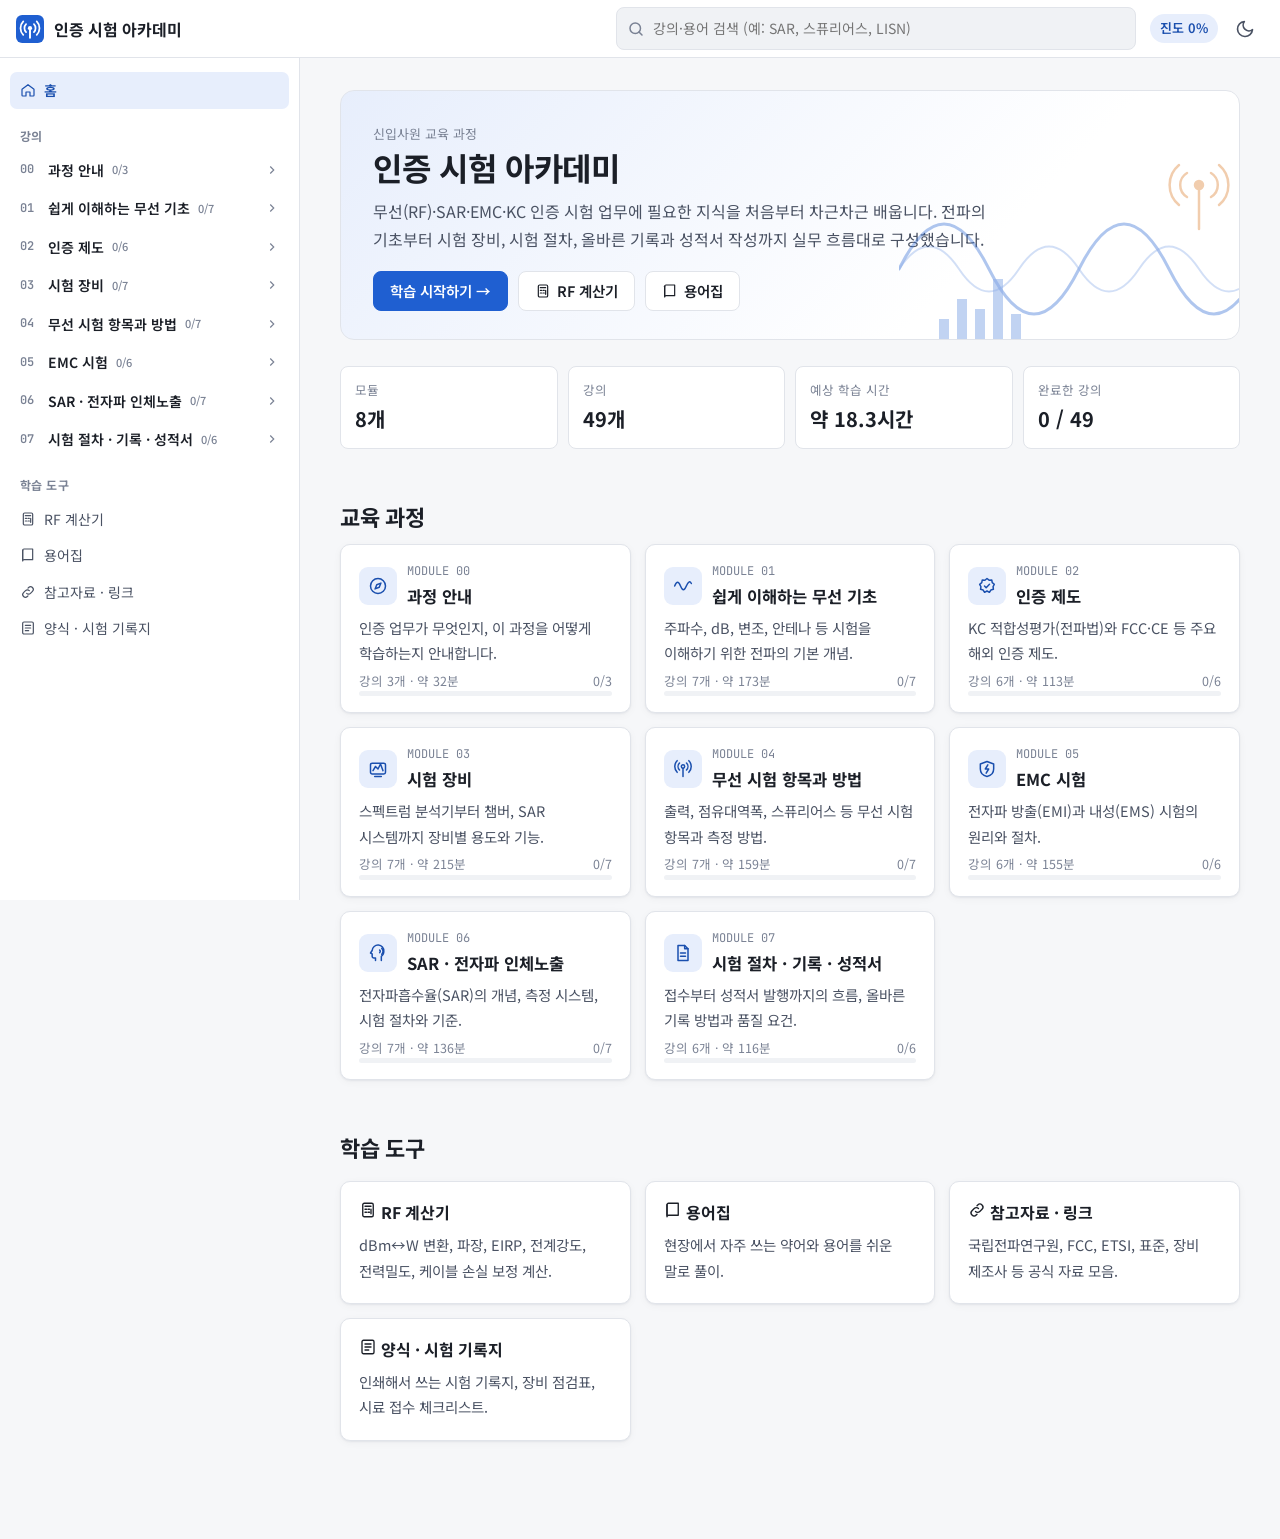
<file: index.html>
<!DOCTYPE html>
<html lang="ko">
<head>
  <meta charset="UTF-8">
  <meta name="viewport" content="width=device-width, initial-scale=1">
  <title>인증 시험 아카데미</title>
  <meta name="description" content="무선·SAR·EMC·KC 인증 시험 업무 신입사원 교육 과정">
  <link rel="preconnect" href="https://fonts.googleapis.com">
  <link rel="preconnect" href="https://fonts.gstatic.com" crossorigin>
  <link href="https://fonts.googleapis.com/css2?family=Noto+Sans+KR:wght@400;500;700&family=JetBrains+Mono:wght@400;600&display=swap" rel="stylesheet">
  <link rel="stylesheet" href="assets/css/style.css">
  <link rel="icon" href="assets/img/favicon.svg" type="image/svg+xml">
</head>
<body>
  <header class="topbar">
    <button class="icon-btn menu-toggle" id="menuToggle" aria-label="메뉴 열기">
      <svg viewBox="0 0 24 24" width="22" height="22"><path d="M3 6h18M3 12h18M3 18h18" stroke="currentColor" stroke-width="2" stroke-linecap="round"/></svg>
    </button>
    <a class="brand" href="#/">
      <img src="assets/img/favicon.svg" alt="" width="28" height="28">
      <span>인증 시험 아카데미</span>
    </a>
    <div class="search">
      <svg viewBox="0 0 24 24" width="18" height="18" aria-hidden="true"><circle cx="11" cy="11" r="7" fill="none" stroke="currentColor" stroke-width="2"/><path d="M20 20l-4-4" stroke="currentColor" stroke-width="2" stroke-linecap="round"/></svg>
      <input id="searchInput" type="search" placeholder="강의·용어 검색 (예: SAR, 스퓨리어스, LISN)" autocomplete="off">
    </div>
    <div class="topbar-actions">
      <span class="progress-pill" id="progressPill" title="학습 진도">0%</span>
      <button class="icon-btn" id="themeToggle" aria-label="다크 모드 전환">
        <svg viewBox="0 0 24 24" width="20" height="20"><path d="M21 12.8A9 9 0 1 1 11.2 3a7 7 0 0 0 9.8 9.8z" fill="none" stroke="currentColor" stroke-width="2" stroke-linejoin="round"/></svg>
      </button>
    </div>
  </header>

  <div class="layout">
    <nav class="sidebar" id="sidebar" aria-label="강의 목차"></nav>
    <div class="scrim" id="scrim"></div>
    <main class="content" id="content" tabindex="-1">
      <noscript>이 사이트는 JavaScript가 필요합니다.</noscript>
    </main>
  </div>

  <!-- 코어 -->
  <script src="assets/js/course.js"></script>
  <!-- 강의 콘텐츠 (새 강의 파일은 여기에 추가) -->
  <script src="assets/js/content/00-intro.js"></script>
  <script src="assets/js/content/01-rf-basics.js"></script>
  <script src="assets/js/content/02-certification.js"></script>
  <script src="assets/js/content/03-equipment.js"></script>
  <script src="assets/js/content/04-rf-tests.js"></script>
  <script src="assets/js/content/05-emc.js"></script>
  <script src="assets/js/content/06-sar.js"></script>
  <script src="assets/js/content/07-process.js"></script>
  <script src="assets/js/content/glossary.js"></script>
  <script src="assets/js/content/resources.js"></script>
  <!-- 앱 -->
  <script src="assets/js/tools.js"></script>
  <script src="assets/js/app.js"></script>
</body>
</html>
</file>
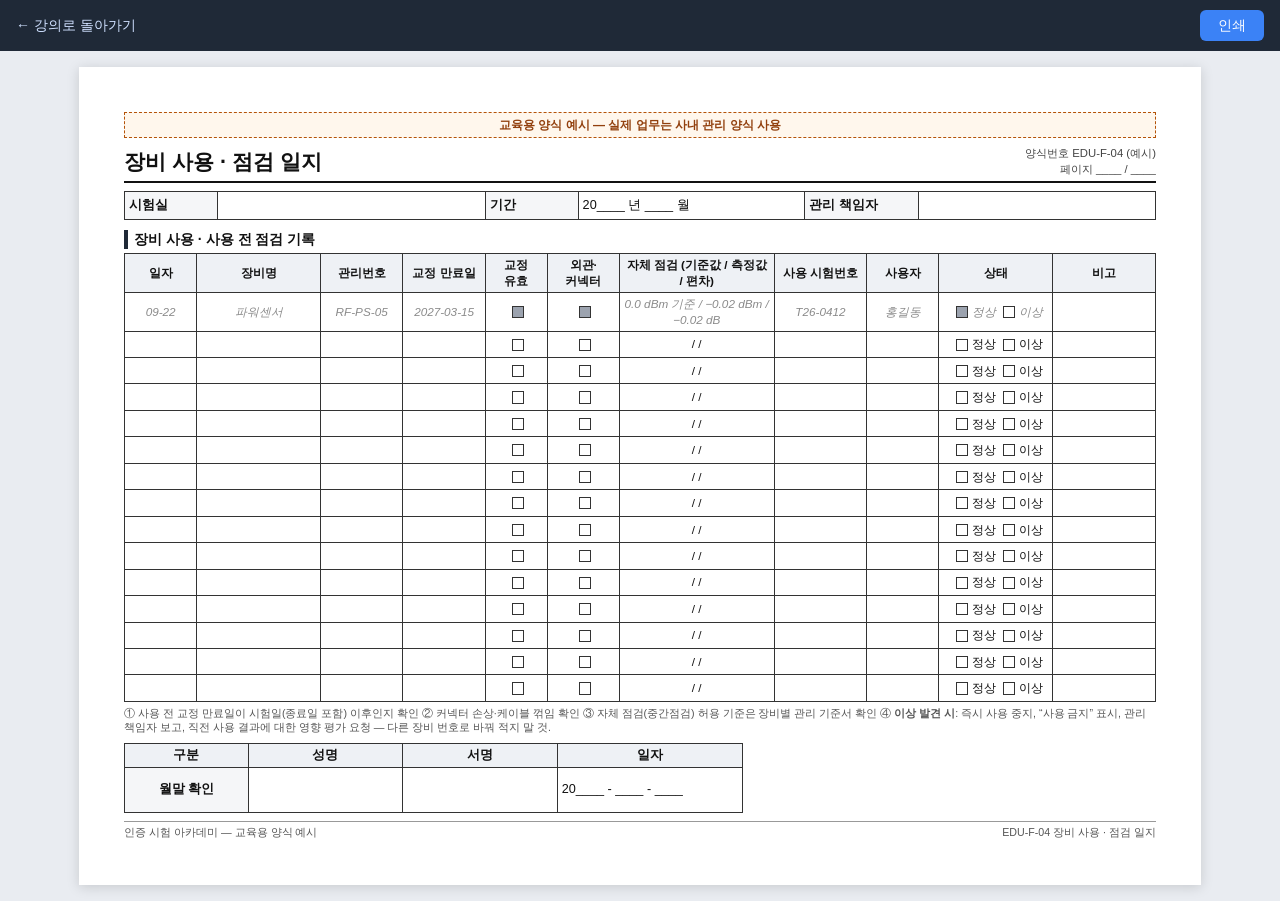
<file: forms/equipment-check-log.html>
<!DOCTYPE html>
<html lang="ko">
<head>
<meta charset="UTF-8">
<meta name="viewport" content="width=device-width, initial-scale=1">
<title>장비 사용 · 점검 일지 (교육용 양식)</title>
<style>
  @page { size: A4; margin: 12mm 12mm 14mm; }
  * { box-sizing: border-box; }
  html, body { margin: 0; padding: 0; }
  body { font-family: "Noto Sans KR", "Malgun Gothic", sans-serif; font-size: 9.5pt; color: #111; background: #e9ecf1; line-height: 1.35; -webkit-print-color-adjust: exact; print-color-adjust: exact; }
  .toolbar { position: sticky; top: 0; z-index: 5; display: flex; justify-content: space-between; align-items: center; gap: 12px; padding: 10px 16px; background: #1f2937; color: #fff; }
  .toolbar a { color: #cfe0ff; text-decoration: none; font-size: 14px; }
  .toolbar a:hover { text-decoration: underline; }
  .toolbar button { font: inherit; font-size: 14px; padding: 6px 18px; border: 0; border-radius: 6px; background: #3b82f6; color: #fff; cursor: pointer; }
  .sheet { width: 210mm; min-height: 297mm; margin: 16px auto; padding: 12mm; background: #fff; box-shadow: 0 2px 12px rgba(0,0,0,.15); }
  .edu-note { border: 1.5px dashed #b45309; background: #fff7ed; color: #92400e; text-align: center; font-weight: 700; padding: 4px 8px; margin-bottom: 8px; font-size: 9pt; }
  .head { display: flex; justify-content: space-between; align-items: flex-end; border-bottom: 2px solid #111; padding-bottom: 4px; margin-bottom: 8px; }
  h1 { font-size: 16pt; margin: 0; }
  .form-id { font-size: 8.5pt; color: #444; text-align: right; }
  h2 { font-size: 10.5pt; margin: 10px 0 4px; padding-left: 6px; border-left: 4px solid #1f2937; }
  table { width: 100%; border-collapse: collapse; margin-bottom: 4px; }
  th, td { border: 1px solid #333; padding: 3px 4px; vertical-align: middle; }
  th { background: #eef1f5; font-weight: 700; text-align: center; }
  td.lbl { background: #f5f6f8; font-weight: 700; width: 17%; white-space: nowrap; }
  .grid td { height: 7.5mm; }
  .rows td { height: 7mm; text-align: center; }
  tr.sample td { color: #8a8a8a; font-style: italic; }
  .cb { display: inline-block; width: 3.2mm; height: 3.2mm; border: 1px solid #333; vertical-align: -0.6mm; margin: 0 1mm 0 2mm; background: #fff; }
  .cb.on { background: #9ca3af; }
  td.nw { white-space: nowrap; }
  .memo { border: 1px solid #333; min-height: 22mm; padding: 4px; }
  .small { font-size: 8pt; color: #555; }
  .sign td { height: 12mm; }
  .foot { margin-top: 8px; display: flex; justify-content: space-between; font-size: 8pt; color: #555; border-top: 1px solid #999; padding-top: 3px; }
  tr { page-break-inside: avoid; }
  @media print {
    body { background: #fff; }
    .no-print { display: none !important; }
    .sheet { width: auto; min-height: 0; margin: 0; padding: 0; box-shadow: none; }
  }
  @media screen and (max-width: 820px) { .sheet { width: auto; margin: 8px; padding: 10px; overflow-x: auto; } }

  @page { size: A4 landscape; margin: 10mm 10mm 12mm; }
  @media screen and (min-width: 821px) { .sheet { width: 297mm; min-height: 210mm; } }
</style>
</head>
<body>
<div class="toolbar no-print">
  <a href="../index.html#/forms">← 강의로 돌아가기</a>
  <button type="button" onclick="window.print()">인쇄</button>
</div>

<div class="sheet">
  <div class="edu-note">교육용 양식 예시 — 실제 업무는 사내 관리 양식 사용</div>
  <div class="head">
    <h1>장비 사용 · 점검 일지</h1>
    <div class="form-id">양식번호 EDU-F-04 (예시)<br>페이지 ____ / ____</div>
  </div>

  <table class="grid" style="margin-top:6px"><tr><td class="lbl" style="width:9%">시험실</td><td style="width:26%"></td><td class="lbl" style="width:9%">기간</td><td style="width:22%">20____ 년 ____ 월</td><td class="lbl" style="width:11%">관리 책임자</td><td></td></tr></table>
  <h2>장비 사용 · 사용 전 점검 기록</h2>
  <table class="rows" style="font-size:8.8pt"><thead><tr><th style="width:7%">일자</th><th style="width:12%">장비명</th><th style="width:8%">관리번호</th><th style="width:8%">교정 만료일</th><th style="width:6%">교정<br>유효</th><th style="width:7%">외관·<br>커넥터</th><th>자체 점검 (기준값 / 측정값 / 편차)</th><th style="width:9%">사용 시험번호</th><th style="width:7%">사용자</th><th style="width:11%">상태</th><th style="width:10%">비고</th></tr></thead><tbody><tr class="sample"><td>09-22</td><td>파워센서</td><td>RF-PS-05</td><td>2027-03-15</td><td><span class="cb on"></span></td><td><span class="cb on"></span></td><td>0.0 dBm 기준 / −0.02 dBm / −0.02 dB</td><td>T26-0412</td><td>홍길동</td><td class="nw"><span class="cb on"></span>정상<span class="cb"></span>이상</td><td></td></tr><tr><td></td><td></td><td></td><td></td><td><span class="cb"></span></td><td><span class="cb"></span></td><td>/          /</td><td></td><td></td><td class="nw"><span class="cb"></span>정상<span class="cb"></span>이상</td><td></td></tr><tr><td></td><td></td><td></td><td></td><td><span class="cb"></span></td><td><span class="cb"></span></td><td>/          /</td><td></td><td></td><td class="nw"><span class="cb"></span>정상<span class="cb"></span>이상</td><td></td></tr><tr><td></td><td></td><td></td><td></td><td><span class="cb"></span></td><td><span class="cb"></span></td><td>/          /</td><td></td><td></td><td class="nw"><span class="cb"></span>정상<span class="cb"></span>이상</td><td></td></tr><tr><td></td><td></td><td></td><td></td><td><span class="cb"></span></td><td><span class="cb"></span></td><td>/          /</td><td></td><td></td><td class="nw"><span class="cb"></span>정상<span class="cb"></span>이상</td><td></td></tr><tr><td></td><td></td><td></td><td></td><td><span class="cb"></span></td><td><span class="cb"></span></td><td>/          /</td><td></td><td></td><td class="nw"><span class="cb"></span>정상<span class="cb"></span>이상</td><td></td></tr><tr><td></td><td></td><td></td><td></td><td><span class="cb"></span></td><td><span class="cb"></span></td><td>/          /</td><td></td><td></td><td class="nw"><span class="cb"></span>정상<span class="cb"></span>이상</td><td></td></tr><tr><td></td><td></td><td></td><td></td><td><span class="cb"></span></td><td><span class="cb"></span></td><td>/          /</td><td></td><td></td><td class="nw"><span class="cb"></span>정상<span class="cb"></span>이상</td><td></td></tr><tr><td></td><td></td><td></td><td></td><td><span class="cb"></span></td><td><span class="cb"></span></td><td>/          /</td><td></td><td></td><td class="nw"><span class="cb"></span>정상<span class="cb"></span>이상</td><td></td></tr><tr><td></td><td></td><td></td><td></td><td><span class="cb"></span></td><td><span class="cb"></span></td><td>/          /</td><td></td><td></td><td class="nw"><span class="cb"></span>정상<span class="cb"></span>이상</td><td></td></tr><tr><td></td><td></td><td></td><td></td><td><span class="cb"></span></td><td><span class="cb"></span></td><td>/          /</td><td></td><td></td><td class="nw"><span class="cb"></span>정상<span class="cb"></span>이상</td><td></td></tr><tr><td></td><td></td><td></td><td></td><td><span class="cb"></span></td><td><span class="cb"></span></td><td>/          /</td><td></td><td></td><td class="nw"><span class="cb"></span>정상<span class="cb"></span>이상</td><td></td></tr><tr><td></td><td></td><td></td><td></td><td><span class="cb"></span></td><td><span class="cb"></span></td><td>/          /</td><td></td><td></td><td class="nw"><span class="cb"></span>정상<span class="cb"></span>이상</td><td></td></tr><tr><td></td><td></td><td></td><td></td><td><span class="cb"></span></td><td><span class="cb"></span></td><td>/          /</td><td></td><td></td><td class="nw"><span class="cb"></span>정상<span class="cb"></span>이상</td><td></td></tr><tr><td></td><td></td><td></td><td></td><td><span class="cb"></span></td><td><span class="cb"></span></td><td>/          /</td><td></td><td></td><td class="nw"><span class="cb"></span>정상<span class="cb"></span>이상</td><td></td></tr></tbody></table>
  <div class="small" style="margin-top:4px">① 사용 전 교정 만료일이 시험일(종료일 포함) 이후인지 확인 ② 커넥터 손상·케이블 꺾임 확인 ③ 자체 점검(중간점검) 허용 기준은 장비별 관리 기준서 확인 ④ <strong>이상 발견 시</strong>: 즉시 사용 중지, “사용 금지” 표시, 관리 책임자 보고, 직전 사용 결과에 대한 영향 평가 요청 — 다른 장비 번호로 바꿔 적지 말 것.</div>
  <table class="sign" style="margin-top:8px;width:60%"><tr><th style="width:20%">구분</th><th>성명</th><th>서명</th><th style="width:30%">일자</th></tr><tr><td class="lbl" style="text-align:center">월말 확인</td><td></td><td></td><td>20____ - ____ - ____</td></tr></table>
  <div class="foot"><span>인증 시험 아카데미 — 교육용 양식 예시</span><span>EDU-F-04 장비 사용 · 점검 일지</span></div>
</div>
</body>
</html>
</file>
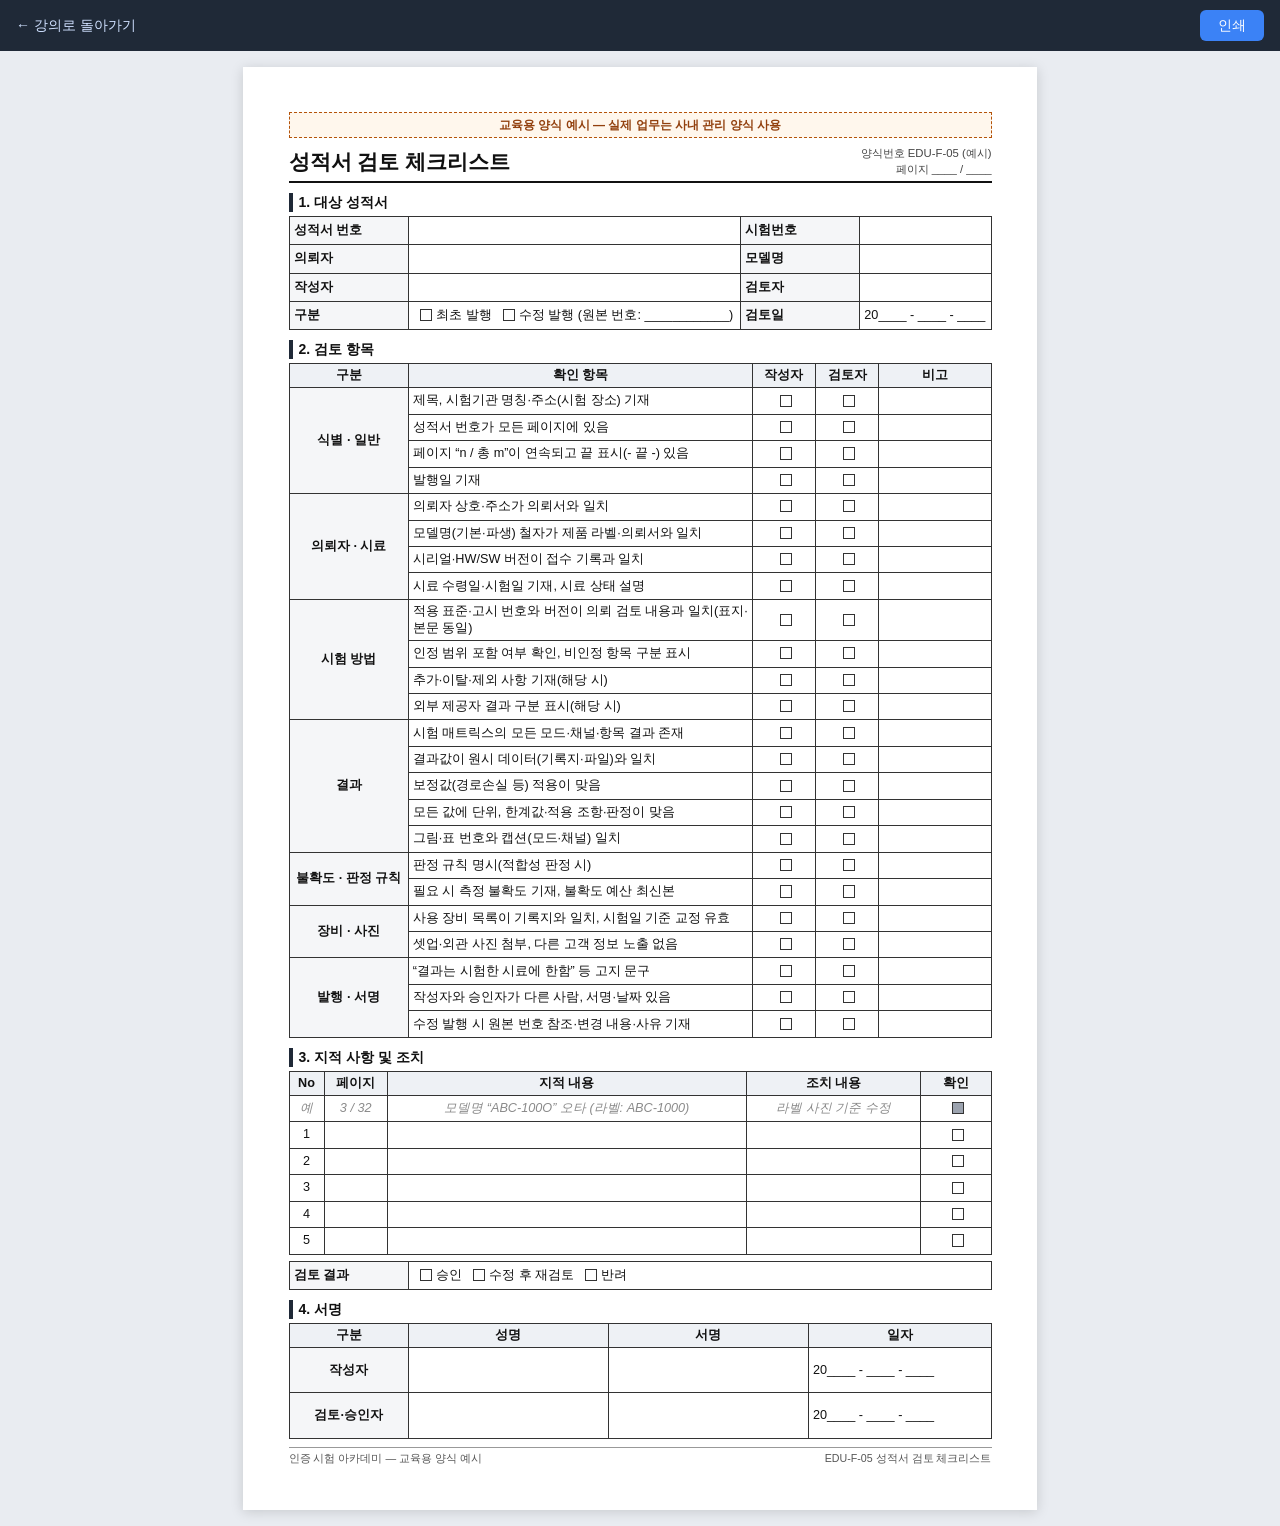
<file: forms/report-review-checklist.html>
<!DOCTYPE html>
<html lang="ko">
<head>
<meta charset="UTF-8">
<meta name="viewport" content="width=device-width, initial-scale=1">
<title>성적서 검토 체크리스트 (교육용 양식)</title>
<style>
  @page { size: A4; margin: 12mm 12mm 14mm; }
  * { box-sizing: border-box; }
  html, body { margin: 0; padding: 0; }
  body { font-family: "Noto Sans KR", "Malgun Gothic", sans-serif; font-size: 9.5pt; color: #111; background: #e9ecf1; line-height: 1.35; -webkit-print-color-adjust: exact; print-color-adjust: exact; }
  .toolbar { position: sticky; top: 0; z-index: 5; display: flex; justify-content: space-between; align-items: center; gap: 12px; padding: 10px 16px; background: #1f2937; color: #fff; }
  .toolbar a { color: #cfe0ff; text-decoration: none; font-size: 14px; }
  .toolbar a:hover { text-decoration: underline; }
  .toolbar button { font: inherit; font-size: 14px; padding: 6px 18px; border: 0; border-radius: 6px; background: #3b82f6; color: #fff; cursor: pointer; }
  .sheet { width: 210mm; min-height: 297mm; margin: 16px auto; padding: 12mm; background: #fff; box-shadow: 0 2px 12px rgba(0,0,0,.15); }
  .edu-note { border: 1.5px dashed #b45309; background: #fff7ed; color: #92400e; text-align: center; font-weight: 700; padding: 4px 8px; margin-bottom: 8px; font-size: 9pt; }
  .head { display: flex; justify-content: space-between; align-items: flex-end; border-bottom: 2px solid #111; padding-bottom: 4px; margin-bottom: 8px; }
  h1 { font-size: 16pt; margin: 0; }
  .form-id { font-size: 8.5pt; color: #444; text-align: right; }
  h2 { font-size: 10.5pt; margin: 10px 0 4px; padding-left: 6px; border-left: 4px solid #1f2937; }
  table { width: 100%; border-collapse: collapse; margin-bottom: 4px; }
  th, td { border: 1px solid #333; padding: 3px 4px; vertical-align: middle; }
  th { background: #eef1f5; font-weight: 700; text-align: center; }
  td.lbl { background: #f5f6f8; font-weight: 700; width: 17%; white-space: nowrap; }
  .grid td { height: 7.5mm; }
  .rows td { height: 7mm; text-align: center; }
  tr.sample td { color: #8a8a8a; font-style: italic; }
  .cb { display: inline-block; width: 3.2mm; height: 3.2mm; border: 1px solid #333; vertical-align: -0.6mm; margin: 0 1mm 0 2mm; background: #fff; }
  .cb.on { background: #9ca3af; }
  td.nw { white-space: nowrap; }
  .memo { border: 1px solid #333; min-height: 22mm; padding: 4px; }
  .small { font-size: 8pt; color: #555; }
  .sign td { height: 12mm; }
  .foot { margin-top: 8px; display: flex; justify-content: space-between; font-size: 8pt; color: #555; border-top: 1px solid #999; padding-top: 3px; }
  tr { page-break-inside: avoid; }
  @media print {
    body { background: #fff; }
    .no-print { display: none !important; }
    .sheet { width: auto; min-height: 0; margin: 0; padding: 0; box-shadow: none; }
  }
  @media screen and (max-width: 820px) { .sheet { width: auto; margin: 8px; padding: 10px; overflow-x: auto; } }
</style>
</head>
<body>
<div class="toolbar no-print">
  <a href="../index.html#/forms">← 강의로 돌아가기</a>
  <button type="button" onclick="window.print()">인쇄</button>
</div>

<div class="sheet">
  <div class="edu-note">교육용 양식 예시 — 실제 업무는 사내 관리 양식 사용</div>
  <div class="head">
    <h1>성적서 검토 체크리스트</h1>
    <div class="form-id">양식번호 EDU-F-05 (예시)<br>페이지 ____ / ____</div>
  </div>

  <h2>1. 대상 성적서</h2>
  <table class="grid"><tr><td class="lbl">성적서 번호</td><td></td><td class="lbl">시험번호</td><td></td></tr><tr><td class="lbl">의뢰자</td><td></td><td class="lbl">모델명</td><td></td></tr><tr><td class="lbl">작성자</td><td></td><td class="lbl">검토자</td><td></td></tr><tr><td class="lbl">구분</td><td><span class="cb"></span>최초 발행 <span class="cb"></span>수정 발행 (원본 번호: ____________)</td><td class="lbl">검토일</td><td>20____ - ____ - ____</td></tr></table>
  <h2>2. 검토 항목</h2>
  <table class="rows"><thead><tr><th style="width:14%">구분</th><th>확인 항목</th><th style="width:9%">작성자</th><th style="width:9%">검토자</th><th style="width:16%">비고</th></tr></thead><tbody><tr><td class="lbl" rowspan="4" style="text-align:center;white-space:normal">식별 · 일반</td><td style="text-align:left">제목, 시험기관 명칭·주소(시험 장소) 기재</td><td><span class="cb"></span></td><td><span class="cb"></span></td><td></td></tr><tr><td style="text-align:left">성적서 번호가 모든 페이지에 있음</td><td><span class="cb"></span></td><td><span class="cb"></span></td><td></td></tr><tr><td style="text-align:left">페이지 “n / 총 m”이 연속되고 끝 표시(- 끝 -) 있음</td><td><span class="cb"></span></td><td><span class="cb"></span></td><td></td></tr><tr><td style="text-align:left">발행일 기재</td><td><span class="cb"></span></td><td><span class="cb"></span></td><td></td></tr><tr><td class="lbl" rowspan="4" style="text-align:center;white-space:normal">의뢰자 · 시료</td><td style="text-align:left">의뢰자 상호·주소가 의뢰서와 일치</td><td><span class="cb"></span></td><td><span class="cb"></span></td><td></td></tr><tr><td style="text-align:left">모델명(기본·파생) 철자가 제품 라벨·의뢰서와 일치</td><td><span class="cb"></span></td><td><span class="cb"></span></td><td></td></tr><tr><td style="text-align:left">시리얼·HW/SW 버전이 접수 기록과 일치</td><td><span class="cb"></span></td><td><span class="cb"></span></td><td></td></tr><tr><td style="text-align:left">시료 수령일·시험일 기재, 시료 상태 설명</td><td><span class="cb"></span></td><td><span class="cb"></span></td><td></td></tr><tr><td class="lbl" rowspan="4" style="text-align:center;white-space:normal">시험 방법</td><td style="text-align:left">적용 표준·고시 번호와 버전이 의뢰 검토 내용과 일치(표지·본문 동일)</td><td><span class="cb"></span></td><td><span class="cb"></span></td><td></td></tr><tr><td style="text-align:left">인정 범위 포함 여부 확인, 비인정 항목 구분 표시</td><td><span class="cb"></span></td><td><span class="cb"></span></td><td></td></tr><tr><td style="text-align:left">추가·이탈·제외 사항 기재(해당 시)</td><td><span class="cb"></span></td><td><span class="cb"></span></td><td></td></tr><tr><td style="text-align:left">외부 제공자 결과 구분 표시(해당 시)</td><td><span class="cb"></span></td><td><span class="cb"></span></td><td></td></tr><tr><td class="lbl" rowspan="5" style="text-align:center;white-space:normal">결과</td><td style="text-align:left">시험 매트릭스의 모든 모드·채널·항목 결과 존재</td><td><span class="cb"></span></td><td><span class="cb"></span></td><td></td></tr><tr><td style="text-align:left">결과값이 원시 데이터(기록지·파일)와 일치</td><td><span class="cb"></span></td><td><span class="cb"></span></td><td></td></tr><tr><td style="text-align:left">보정값(경로손실 등) 적용이 맞음</td><td><span class="cb"></span></td><td><span class="cb"></span></td><td></td></tr><tr><td style="text-align:left">모든 값에 단위, 한계값·적용 조항·판정이 맞음</td><td><span class="cb"></span></td><td><span class="cb"></span></td><td></td></tr><tr><td style="text-align:left">그림·표 번호와 캡션(모드·채널) 일치</td><td><span class="cb"></span></td><td><span class="cb"></span></td><td></td></tr><tr><td class="lbl" rowspan="2" style="text-align:center;white-space:normal">불확도 · 판정 규칙</td><td style="text-align:left">판정 규칙 명시(적합성 판정 시)</td><td><span class="cb"></span></td><td><span class="cb"></span></td><td></td></tr><tr><td style="text-align:left">필요 시 측정 불확도 기재, 불확도 예산 최신본</td><td><span class="cb"></span></td><td><span class="cb"></span></td><td></td></tr><tr><td class="lbl" rowspan="2" style="text-align:center;white-space:normal">장비 · 사진</td><td style="text-align:left">사용 장비 목록이 기록지와 일치, 시험일 기준 교정 유효</td><td><span class="cb"></span></td><td><span class="cb"></span></td><td></td></tr><tr><td style="text-align:left">셋업·외관 사진 첨부, 다른 고객 정보 노출 없음</td><td><span class="cb"></span></td><td><span class="cb"></span></td><td></td></tr><tr><td class="lbl" rowspan="3" style="text-align:center;white-space:normal">발행 · 서명</td><td style="text-align:left">“결과는 시험한 시료에 한함” 등 고지 문구</td><td><span class="cb"></span></td><td><span class="cb"></span></td><td></td></tr><tr><td style="text-align:left">작성자와 승인자가 다른 사람, 서명·날짜 있음</td><td><span class="cb"></span></td><td><span class="cb"></span></td><td></td></tr><tr><td style="text-align:left">수정 발행 시 원본 번호 참조·변경 내용·사유 기재</td><td><span class="cb"></span></td><td><span class="cb"></span></td><td></td></tr></tbody></table>
  <h2>3. 지적 사항 및 조치</h2>
  <table class="rows"><thead><tr><th style="width:5%">No</th><th style="width:9%">페이지</th><th>지적 내용</th><th>조치 내용</th><th style="width:10%">확인</th></tr></thead><tbody><tr class="sample"><td>예</td><td>3 / 32</td><td>모델명 “ABC-100O” 오타 (라벨: ABC-1000)</td><td>라벨 사진 기준 수정</td><td><span class="cb on"></span></td></tr><tr><td>1</td><td></td><td></td><td></td><td><span class="cb"></span></td></tr><tr><td>2</td><td></td><td></td><td></td><td><span class="cb"></span></td></tr><tr><td>3</td><td></td><td></td><td></td><td><span class="cb"></span></td></tr><tr><td>4</td><td></td><td></td><td></td><td><span class="cb"></span></td></tr><tr><td>5</td><td></td><td></td><td></td><td><span class="cb"></span></td></tr></tbody></table>
  <table class="grid" style="margin-top:6px"><tr><td class="lbl">검토 결과</td><td><span class="cb"></span>승인 <span class="cb"></span>수정 후 재검토 <span class="cb"></span>반려</td></tr></table>
  <h2>4. 서명</h2>
  <table class="sign">
    <tr><th style="width:14%">구분</th><th>성명</th><th>서명</th><th style="width:26%">일자</th></tr>
    <tr><td class="lbl" style="text-align:center">작성자</td><td></td><td></td><td>20____ - ____ - ____</td></tr>
    <tr><td class="lbl" style="text-align:center">검토·승인자</td><td></td><td></td><td>20____ - ____ - ____</td></tr>
  </table>
  <div class="foot"><span>인증 시험 아카데미 — 교육용 양식 예시</span><span>EDU-F-05 성적서 검토 체크리스트</span></div>
</div>
</body>
</html>
</file>
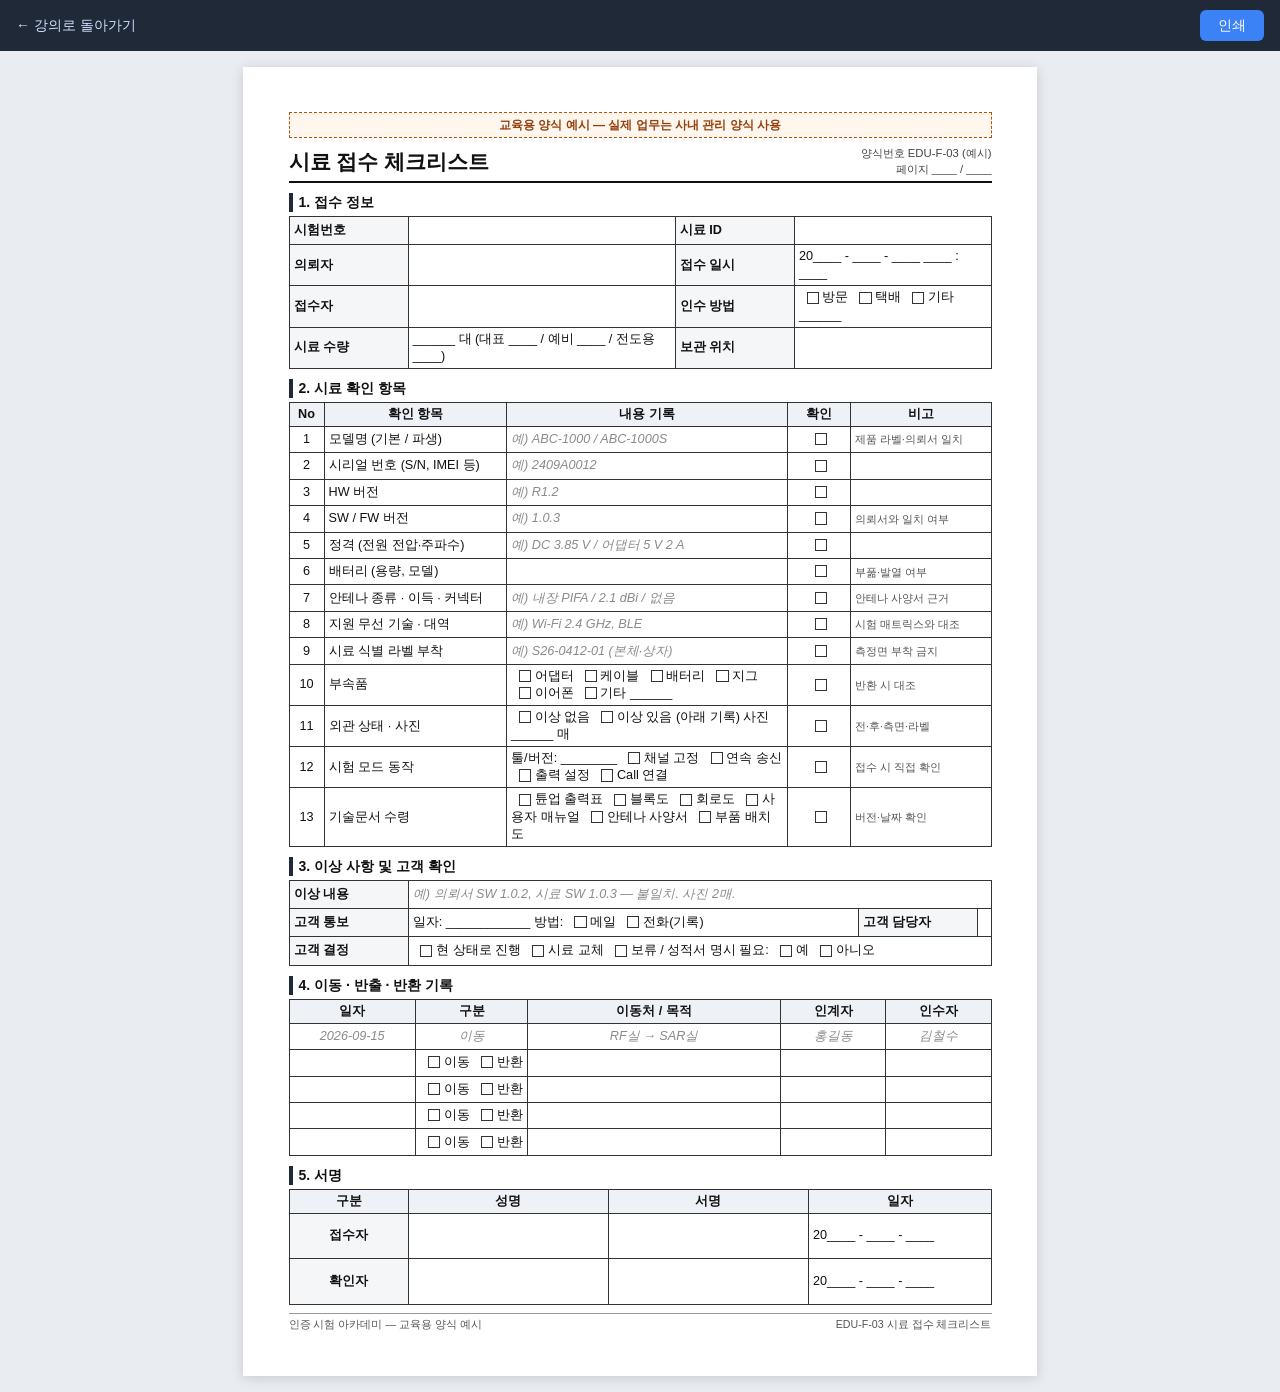
<file: forms/sample-receipt-checklist.html>
<!DOCTYPE html>
<html lang="ko">
<head>
<meta charset="UTF-8">
<meta name="viewport" content="width=device-width, initial-scale=1">
<title>시료 접수 체크리스트 (교육용 양식)</title>
<style>
  @page { size: A4; margin: 12mm 12mm 14mm; }
  * { box-sizing: border-box; }
  html, body { margin: 0; padding: 0; }
  body { font-family: "Noto Sans KR", "Malgun Gothic", sans-serif; font-size: 9.5pt; color: #111; background: #e9ecf1; line-height: 1.35; -webkit-print-color-adjust: exact; print-color-adjust: exact; }
  .toolbar { position: sticky; top: 0; z-index: 5; display: flex; justify-content: space-between; align-items: center; gap: 12px; padding: 10px 16px; background: #1f2937; color: #fff; }
  .toolbar a { color: #cfe0ff; text-decoration: none; font-size: 14px; }
  .toolbar a:hover { text-decoration: underline; }
  .toolbar button { font: inherit; font-size: 14px; padding: 6px 18px; border: 0; border-radius: 6px; background: #3b82f6; color: #fff; cursor: pointer; }
  .sheet { width: 210mm; min-height: 297mm; margin: 16px auto; padding: 12mm; background: #fff; box-shadow: 0 2px 12px rgba(0,0,0,.15); }
  .edu-note { border: 1.5px dashed #b45309; background: #fff7ed; color: #92400e; text-align: center; font-weight: 700; padding: 4px 8px; margin-bottom: 8px; font-size: 9pt; }
  .head { display: flex; justify-content: space-between; align-items: flex-end; border-bottom: 2px solid #111; padding-bottom: 4px; margin-bottom: 8px; }
  h1 { font-size: 16pt; margin: 0; }
  .form-id { font-size: 8.5pt; color: #444; text-align: right; }
  h2 { font-size: 10.5pt; margin: 10px 0 4px; padding-left: 6px; border-left: 4px solid #1f2937; }
  table { width: 100%; border-collapse: collapse; margin-bottom: 4px; }
  th, td { border: 1px solid #333; padding: 3px 4px; vertical-align: middle; }
  th { background: #eef1f5; font-weight: 700; text-align: center; }
  td.lbl { background: #f5f6f8; font-weight: 700; width: 17%; white-space: nowrap; }
  .grid td { height: 7.5mm; }
  .rows td { height: 7mm; text-align: center; }
  tr.sample td { color: #8a8a8a; font-style: italic; }
  .cb { display: inline-block; width: 3.2mm; height: 3.2mm; border: 1px solid #333; vertical-align: -0.6mm; margin: 0 1mm 0 2mm; background: #fff; }
  .cb.on { background: #9ca3af; }
  td.nw { white-space: nowrap; }
  .memo { border: 1px solid #333; min-height: 22mm; padding: 4px; }
  .small { font-size: 8pt; color: #555; }
  .sign td { height: 12mm; }
  .foot { margin-top: 8px; display: flex; justify-content: space-between; font-size: 8pt; color: #555; border-top: 1px solid #999; padding-top: 3px; }
  tr { page-break-inside: avoid; }
  @media print {
    body { background: #fff; }
    .no-print { display: none !important; }
    .sheet { width: auto; min-height: 0; margin: 0; padding: 0; box-shadow: none; }
  }
  @media screen and (max-width: 820px) { .sheet { width: auto; margin: 8px; padding: 10px; overflow-x: auto; } }
</style>
</head>
<body>
<div class="toolbar no-print">
  <a href="../index.html#/forms">← 강의로 돌아가기</a>
  <button type="button" onclick="window.print()">인쇄</button>
</div>

<div class="sheet">
  <div class="edu-note">교육용 양식 예시 — 실제 업무는 사내 관리 양식 사용</div>
  <div class="head">
    <h1>시료 접수 체크리스트</h1>
    <div class="form-id">양식번호 EDU-F-03 (예시)<br>페이지 ____ / ____</div>
  </div>

  <h2>1. 접수 정보</h2>
  <table class="grid"><tr><td class="lbl">시험번호</td><td></td><td class="lbl">시료 ID</td><td></td></tr><tr><td class="lbl">의뢰자</td><td></td><td class="lbl">접수 일시</td><td>20____ - ____ - ____  ____ : ____</td></tr><tr><td class="lbl">접수자</td><td></td><td class="lbl">인수 방법</td><td><span class="cb"></span>방문 <span class="cb"></span>택배 <span class="cb"></span>기타 ______</td></tr><tr><td class="lbl">시료 수량</td><td>______ 대 (대표 ____ / 예비 ____ / 전도용 ____)</td><td class="lbl">보관 위치</td><td></td></tr></table>
  <h2>2. 시료 확인 항목</h2>
  <table class="rows"><thead><tr><th style="width:5%">No</th><th style="width:26%">확인 항목</th><th>내용 기록</th><th style="width:9%">확인</th><th style="width:20%">비고</th></tr></thead><tbody><tr><td>1</td><td style="text-align:left">모델명 (기본 / 파생)</td><td style="text-align:left"><span style="color:#8a8a8a;font-style:italic">예) ABC-1000 / ABC-1000S</span></td><td><span class="cb"></span></td><td class="small" style="text-align:left">제품 라벨·의뢰서 일치</td></tr><tr><td>2</td><td style="text-align:left">시리얼 번호 (S/N, IMEI 등)</td><td style="text-align:left"><span style="color:#8a8a8a;font-style:italic">예) 2409A0012</span></td><td><span class="cb"></span></td><td class="small" style="text-align:left"></td></tr><tr><td>3</td><td style="text-align:left">HW 버전</td><td style="text-align:left"><span style="color:#8a8a8a;font-style:italic">예) R1.2</span></td><td><span class="cb"></span></td><td class="small" style="text-align:left"></td></tr><tr><td>4</td><td style="text-align:left">SW / FW 버전</td><td style="text-align:left"><span style="color:#8a8a8a;font-style:italic">예) 1.0.3</span></td><td><span class="cb"></span></td><td class="small" style="text-align:left">의뢰서와 일치 여부</td></tr><tr><td>5</td><td style="text-align:left">정격 (전원 전압·주파수)</td><td style="text-align:left"><span style="color:#8a8a8a;font-style:italic">예) DC 3.85 V / 어댑터 5 V 2 A</span></td><td><span class="cb"></span></td><td class="small" style="text-align:left"></td></tr><tr><td>6</td><td style="text-align:left">배터리 (용량, 모델)</td><td style="text-align:left"><span style="color:#8a8a8a;font-style:italic"></span></td><td><span class="cb"></span></td><td class="small" style="text-align:left">부풂·발열 여부</td></tr><tr><td>7</td><td style="text-align:left">안테나 종류 · 이득 · 커넥터</td><td style="text-align:left"><span style="color:#8a8a8a;font-style:italic">예) 내장 PIFA / 2.1 dBi / 없음</span></td><td><span class="cb"></span></td><td class="small" style="text-align:left">안테나 사양서 근거</td></tr><tr><td>8</td><td style="text-align:left">지원 무선 기술 · 대역</td><td style="text-align:left"><span style="color:#8a8a8a;font-style:italic">예) Wi-Fi 2.4 GHz, BLE</span></td><td><span class="cb"></span></td><td class="small" style="text-align:left">시험 매트릭스와 대조</td></tr><tr><td>9</td><td style="text-align:left">시료 식별 라벨 부착</td><td style="text-align:left"><span style="color:#8a8a8a;font-style:italic">예) S26-0412-01 (본체·상자)</span></td><td><span class="cb"></span></td><td class="small" style="text-align:left">측정면 부착 금지</td></tr><tr><td>10</td><td style="text-align:left">부속품</td><td style="text-align:left"><span class="cb"></span>어댑터 <span class="cb"></span>케이블 <span class="cb"></span>배터리 <span class="cb"></span>지그 <span class="cb"></span>이어폰 <span class="cb"></span>기타 ______</td><td><span class="cb"></span></td><td class="small" style="text-align:left">반환 시 대조</td></tr><tr><td>11</td><td style="text-align:left">외관 상태 · 사진</td><td style="text-align:left"><span class="cb"></span>이상 없음 <span class="cb"></span>이상 있음 (아래 기록)   사진 ______ 매</td><td><span class="cb"></span></td><td class="small" style="text-align:left">전·후·측면·라벨</td></tr><tr><td>12</td><td style="text-align:left">시험 모드 동작</td><td style="text-align:left">툴/버전: ________ <span class="cb"></span>채널 고정 <span class="cb"></span>연속 송신 <span class="cb"></span>출력 설정 <span class="cb"></span>Call 연결</td><td><span class="cb"></span></td><td class="small" style="text-align:left">접수 시 직접 확인</td></tr><tr><td>13</td><td style="text-align:left">기술문서 수령</td><td style="text-align:left"><span class="cb"></span>튠업 출력표 <span class="cb"></span>블록도 <span class="cb"></span>회로도 <span class="cb"></span>사용자 매뉴얼 <span class="cb"></span>안테나 사양서 <span class="cb"></span>부품 배치도</td><td><span class="cb"></span></td><td class="small" style="text-align:left">버전·날짜 확인</td></tr></tbody></table>
  <h2>3. 이상 사항 및 고객 확인</h2>
  <table class="grid"><tr><td class="lbl">이상 내용</td><td colspan="3"><span style="color:#8a8a8a;font-style:italic">예) 의뢰서 SW 1.0.2, 시료 SW 1.0.3 — 불일치. 사진 2매.</span></td></tr><tr><td class="lbl">고객 통보</td><td>일자: ____________  방법: <span class="cb"></span>메일 <span class="cb"></span>전화(기록)</td><td class="lbl">고객 담당자</td><td></td></tr><tr><td class="lbl">고객 결정</td><td colspan="3"><span class="cb"></span>현 상태로 진행 <span class="cb"></span>시료 교체 <span class="cb"></span>보류   / 성적서 명시 필요: <span class="cb"></span>예 <span class="cb"></span>아니오</td></tr></table>
  <h2>4. 이동 · 반출 · 반환 기록</h2>
  <table class="rows"><thead><tr><th style="width:18%">일자</th><th style="width:16%">구분</th><th>이동처 / 목적</th><th style="width:15%">인계자</th><th style="width:15%">인수자</th></tr></thead><tbody><tr class="sample"><td>2026-09-15</td><td>이동</td><td>RF실 → SAR실</td><td>홍길동</td><td>김철수</td></tr><tr><td></td><td><span class="cb"></span>이동 <span class="cb"></span>반환</td><td></td><td></td><td></td></tr><tr><td></td><td><span class="cb"></span>이동 <span class="cb"></span>반환</td><td></td><td></td><td></td></tr><tr><td></td><td><span class="cb"></span>이동 <span class="cb"></span>반환</td><td></td><td></td><td></td></tr><tr><td></td><td><span class="cb"></span>이동 <span class="cb"></span>반환</td><td></td><td></td><td></td></tr></tbody></table>
  <h2>5. 서명</h2>
  <table class="sign">
    <tr><th style="width:14%">구분</th><th>성명</th><th>서명</th><th style="width:26%">일자</th></tr>
    <tr><td class="lbl" style="text-align:center">접수자</td><td></td><td></td><td>20____ - ____ - ____</td></tr>
    <tr><td class="lbl" style="text-align:center">확인자</td><td></td><td></td><td>20____ - ____ - ____</td></tr>
  </table>
  <div class="foot"><span>인증 시험 아카데미 — 교육용 양식 예시</span><span>EDU-F-03 시료 접수 체크리스트</span></div>
</div>
</body>
</html>
</file>
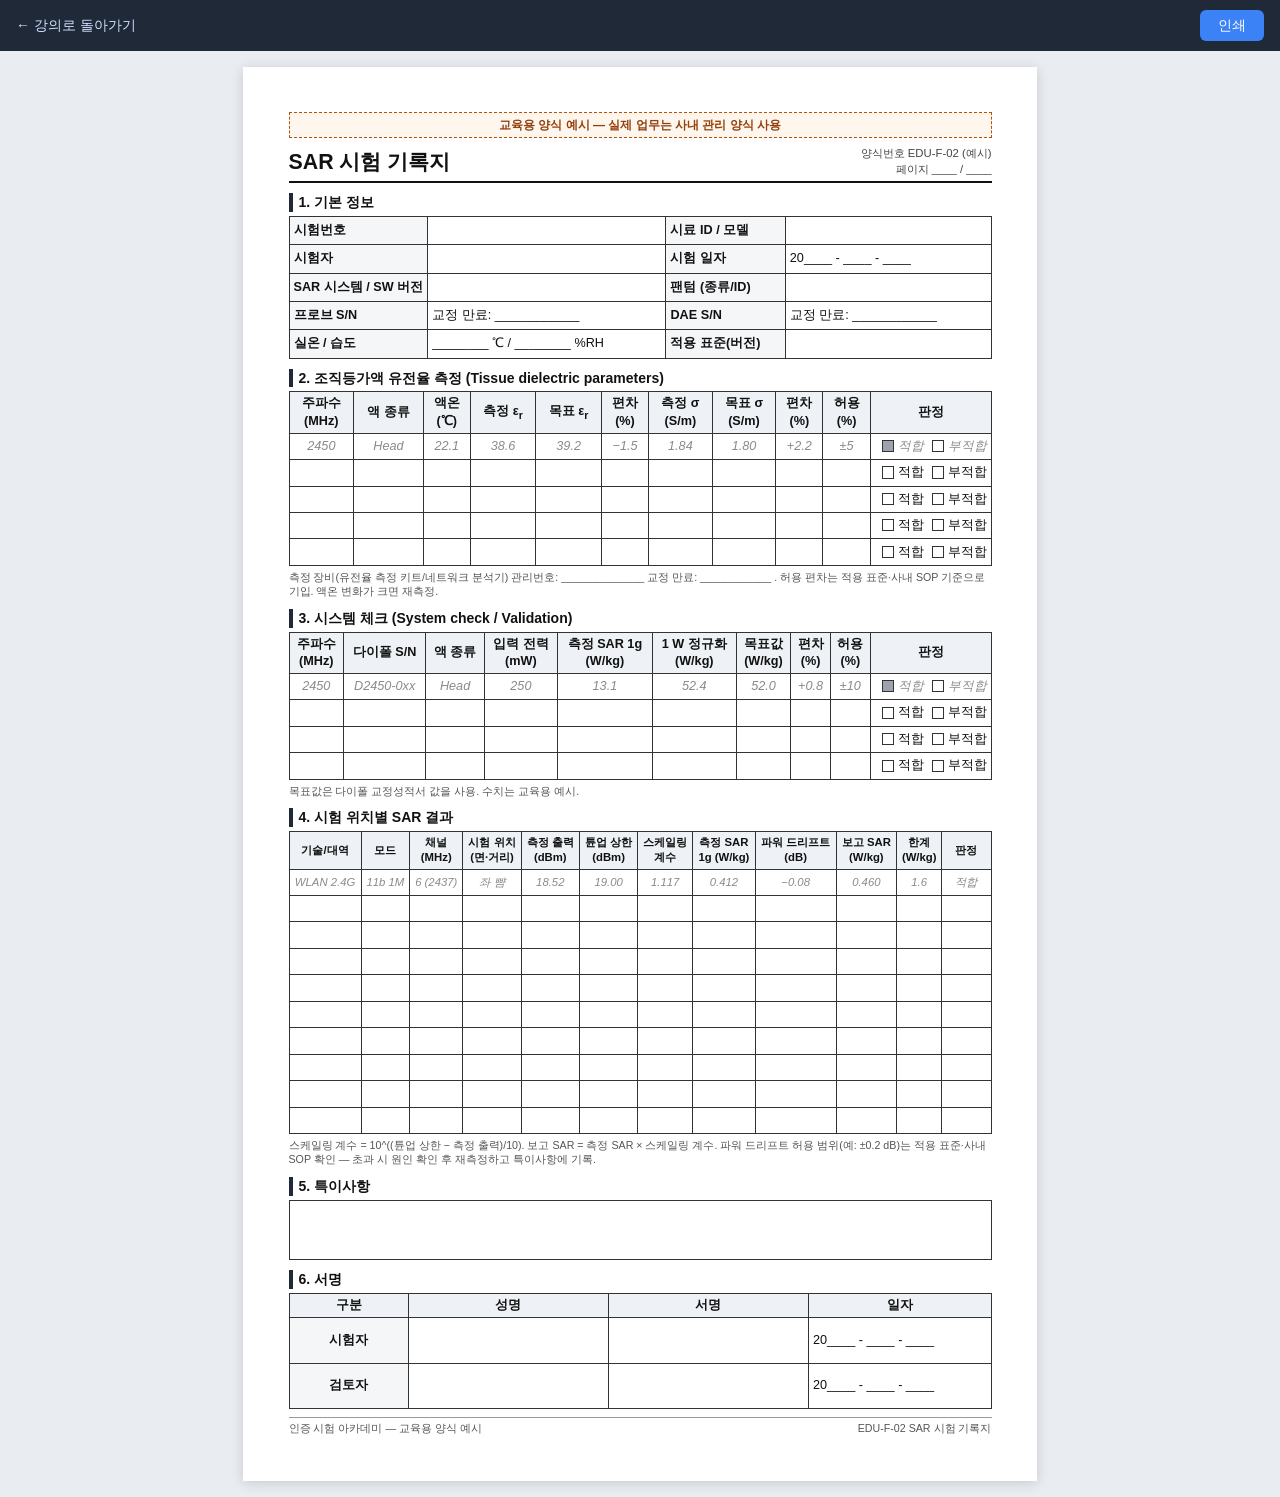
<file: forms/sar-record-sheet.html>
<!DOCTYPE html>
<html lang="ko">
<head>
<meta charset="UTF-8">
<meta name="viewport" content="width=device-width, initial-scale=1">
<title>SAR 시험 기록지 (교육용 양식)</title>
<style>
  @page { size: A4; margin: 12mm 12mm 14mm; }
  * { box-sizing: border-box; }
  html, body { margin: 0; padding: 0; }
  body { font-family: "Noto Sans KR", "Malgun Gothic", sans-serif; font-size: 9.5pt; color: #111; background: #e9ecf1; line-height: 1.35; -webkit-print-color-adjust: exact; print-color-adjust: exact; }
  .toolbar { position: sticky; top: 0; z-index: 5; display: flex; justify-content: space-between; align-items: center; gap: 12px; padding: 10px 16px; background: #1f2937; color: #fff; }
  .toolbar a { color: #cfe0ff; text-decoration: none; font-size: 14px; }
  .toolbar a:hover { text-decoration: underline; }
  .toolbar button { font: inherit; font-size: 14px; padding: 6px 18px; border: 0; border-radius: 6px; background: #3b82f6; color: #fff; cursor: pointer; }
  .sheet { width: 210mm; min-height: 297mm; margin: 16px auto; padding: 12mm; background: #fff; box-shadow: 0 2px 12px rgba(0,0,0,.15); }
  .edu-note { border: 1.5px dashed #b45309; background: #fff7ed; color: #92400e; text-align: center; font-weight: 700; padding: 4px 8px; margin-bottom: 8px; font-size: 9pt; }
  .head { display: flex; justify-content: space-between; align-items: flex-end; border-bottom: 2px solid #111; padding-bottom: 4px; margin-bottom: 8px; }
  h1 { font-size: 16pt; margin: 0; }
  .form-id { font-size: 8.5pt; color: #444; text-align: right; }
  h2 { font-size: 10.5pt; margin: 10px 0 4px; padding-left: 6px; border-left: 4px solid #1f2937; }
  table { width: 100%; border-collapse: collapse; margin-bottom: 4px; }
  th, td { border: 1px solid #333; padding: 3px 4px; vertical-align: middle; }
  th { background: #eef1f5; font-weight: 700; text-align: center; }
  td.lbl { background: #f5f6f8; font-weight: 700; width: 17%; white-space: nowrap; }
  .grid td { height: 7.5mm; }
  .rows td { height: 7mm; text-align: center; }
  tr.sample td { color: #8a8a8a; font-style: italic; }
  .cb { display: inline-block; width: 3.2mm; height: 3.2mm; border: 1px solid #333; vertical-align: -0.6mm; margin: 0 1mm 0 2mm; background: #fff; }
  .cb.on { background: #9ca3af; }
  td.nw { white-space: nowrap; }
  .memo { border: 1px solid #333; min-height: 22mm; padding: 4px; }
  .small { font-size: 8pt; color: #555; }
  .sign td { height: 12mm; }
  .foot { margin-top: 8px; display: flex; justify-content: space-between; font-size: 8pt; color: #555; border-top: 1px solid #999; padding-top: 3px; }
  tr { page-break-inside: avoid; }
  @media print {
    body { background: #fff; }
    .no-print { display: none !important; }
    .sheet { width: auto; min-height: 0; margin: 0; padding: 0; box-shadow: none; }
  }
  @media screen and (max-width: 820px) { .sheet { width: auto; margin: 8px; padding: 10px; overflow-x: auto; } }
</style>
</head>
<body>
<div class="toolbar no-print">
  <a href="../index.html#/forms">← 강의로 돌아가기</a>
  <button type="button" onclick="window.print()">인쇄</button>
</div>

<div class="sheet">
  <div class="edu-note">교육용 양식 예시 — 실제 업무는 사내 관리 양식 사용</div>
  <div class="head">
    <h1>SAR 시험 기록지</h1>
    <div class="form-id">양식번호 EDU-F-02 (예시)<br>페이지 ____ / ____</div>
  </div>

  <h2>1. 기본 정보</h2>
  <table class="grid"><tr><td class="lbl">시험번호</td><td></td><td class="lbl">시료 ID / 모델</td><td></td></tr><tr><td class="lbl">시험자</td><td></td><td class="lbl">시험 일자</td><td>20____ - ____ - ____</td></tr><tr><td class="lbl">SAR 시스템 / SW 버전</td><td></td><td class="lbl">팬텀 (종류/ID)</td><td></td></tr><tr><td class="lbl">프로브 S/N</td><td>교정 만료: ____________</td><td class="lbl">DAE S/N</td><td>교정 만료: ____________</td></tr><tr><td class="lbl">실온 / 습도</td><td>________ ℃ / ________ %RH</td><td class="lbl">적용 표준(버전)</td><td></td></tr></table>
  <h2>2. 조직등가액 유전율 측정 (Tissue dielectric parameters)</h2>
  <table class="rows"><thead><tr><th>주파수<br>(MHz)</th><th>액 종류</th><th>액온<br>(℃)</th><th>측정 ε<sub>r</sub></th><th>목표 ε<sub>r</sub></th><th>편차<br>(%)</th><th>측정 σ<br>(S/m)</th><th>목표 σ<br>(S/m)</th><th>편차<br>(%)</th><th>허용<br>(%)</th><th style="width:16%">판정</th></tr></thead><tbody><tr class="sample"><td>2450</td><td>Head</td><td>22.1</td><td>38.6</td><td>39.2</td><td>−1.5</td><td>1.84</td><td>1.80</td><td>+2.2</td><td>±5</td><td class="nw"><span class="cb on"></span>적합<span class="cb"></span>부적합</td></tr><tr><td></td><td></td><td></td><td></td><td></td><td></td><td></td><td></td><td></td><td></td><td class="nw"><span class="cb"></span>적합<span class="cb"></span>부적합</td></tr><tr><td></td><td></td><td></td><td></td><td></td><td></td><td></td><td></td><td></td><td></td><td class="nw"><span class="cb"></span>적합<span class="cb"></span>부적합</td></tr><tr><td></td><td></td><td></td><td></td><td></td><td></td><td></td><td></td><td></td><td></td><td class="nw"><span class="cb"></span>적합<span class="cb"></span>부적합</td></tr><tr><td></td><td></td><td></td><td></td><td></td><td></td><td></td><td></td><td></td><td></td><td class="nw"><span class="cb"></span>적합<span class="cb"></span>부적합</td></tr></tbody></table><div class="small">측정 장비(유전율 측정 키트/네트워크 분석기) 관리번호: ______________  교정 만료: ____________ . 허용 편차는 적용 표준·사내 SOP 기준으로 기입. 액온 변화가 크면 재측정.</div>
  <h2>3. 시스템 체크 (System check / Validation)</h2>
  <table class="rows"><thead><tr><th>주파수<br>(MHz)</th><th>다이폴 S/N</th><th>액 종류</th><th>입력 전력<br>(mW)</th><th>측정 SAR 1g<br>(W/kg)</th><th>1 W 정규화<br>(W/kg)</th><th>목표값<br>(W/kg)</th><th>편차<br>(%)</th><th>허용<br>(%)</th><th style="width:16%">판정</th></tr></thead><tbody><tr class="sample"><td>2450</td><td>D2450-0xx</td><td>Head</td><td>250</td><td>13.1</td><td>52.4</td><td>52.0</td><td>+0.8</td><td>±10</td><td class="nw"><span class="cb on"></span>적합<span class="cb"></span>부적합</td></tr><tr><td></td><td></td><td></td><td></td><td></td><td></td><td></td><td></td><td></td><td class="nw"><span class="cb"></span>적합<span class="cb"></span>부적합</td></tr><tr><td></td><td></td><td></td><td></td><td></td><td></td><td></td><td></td><td></td><td class="nw"><span class="cb"></span>적합<span class="cb"></span>부적합</td></tr><tr><td></td><td></td><td></td><td></td><td></td><td></td><td></td><td></td><td></td><td class="nw"><span class="cb"></span>적합<span class="cb"></span>부적합</td></tr></tbody></table><div class="small">목표값은 다이폴 교정성적서 값을 사용. 수치는 교육용 예시.</div>
  <h2>4. 시험 위치별 SAR 결과</h2>
  <table class="rows" style="font-size:8.5pt"><thead><tr><th>기술/대역</th><th>모드</th><th>채널<br>(MHz)</th><th>시험 위치<br>(면·거리)</th><th>측정 출력<br>(dBm)</th><th>튠업 상한<br>(dBm)</th><th>스케일링<br>계수</th><th>측정 SAR<br>1g (W/kg)</th><th>파워 드리프트<br>(dB)</th><th>보고 SAR<br>(W/kg)</th><th>한계<br>(W/kg)</th><th style="width:7%">판정</th></tr></thead><tbody><tr class="sample"><td>WLAN 2.4G</td><td>11b 1M</td><td>6 (2437)</td><td>좌 뺨</td><td>18.52</td><td>19.00</td><td>1.117</td><td>0.412</td><td>−0.08</td><td>0.460</td><td>1.6</td><td>적합</td></tr><tr><td></td><td></td><td></td><td></td><td></td><td></td><td></td><td></td><td></td><td></td><td></td><td></td></tr><tr><td></td><td></td><td></td><td></td><td></td><td></td><td></td><td></td><td></td><td></td><td></td><td></td></tr><tr><td></td><td></td><td></td><td></td><td></td><td></td><td></td><td></td><td></td><td></td><td></td><td></td></tr><tr><td></td><td></td><td></td><td></td><td></td><td></td><td></td><td></td><td></td><td></td><td></td><td></td></tr><tr><td></td><td></td><td></td><td></td><td></td><td></td><td></td><td></td><td></td><td></td><td></td><td></td></tr><tr><td></td><td></td><td></td><td></td><td></td><td></td><td></td><td></td><td></td><td></td><td></td><td></td></tr><tr><td></td><td></td><td></td><td></td><td></td><td></td><td></td><td></td><td></td><td></td><td></td><td></td></tr><tr><td></td><td></td><td></td><td></td><td></td><td></td><td></td><td></td><td></td><td></td><td></td><td></td></tr><tr><td></td><td></td><td></td><td></td><td></td><td></td><td></td><td></td><td></td><td></td><td></td><td></td></tr></tbody></table><div class="small">스케일링 계수 = 10^((튠업 상한 − 측정 출력)/10). 보고 SAR = 측정 SAR × 스케일링 계수. 파워 드리프트 허용 범위(예: ±0.2 dB)는 적용 표준·사내 SOP 확인 — 초과 시 원인 확인 후 재측정하고 특이사항에 기록.</div>
  <h2>5. 특이사항</h2>
  <div class="memo" style="min-height:16mm"></div>
  <h2>6. 서명</h2>
  <table class="sign">
    <tr><th style="width:14%">구분</th><th>성명</th><th>서명</th><th style="width:26%">일자</th></tr>
    <tr><td class="lbl" style="text-align:center">시험자</td><td></td><td></td><td>20____ - ____ - ____</td></tr>
    <tr><td class="lbl" style="text-align:center">검토자</td><td></td><td></td><td>20____ - ____ - ____</td></tr>
  </table>
  <div class="foot"><span>인증 시험 아카데미 — 교육용 양식 예시</span><span>EDU-F-02 SAR 시험 기록지</span></div>
</div>
</body>
</html>
</file>
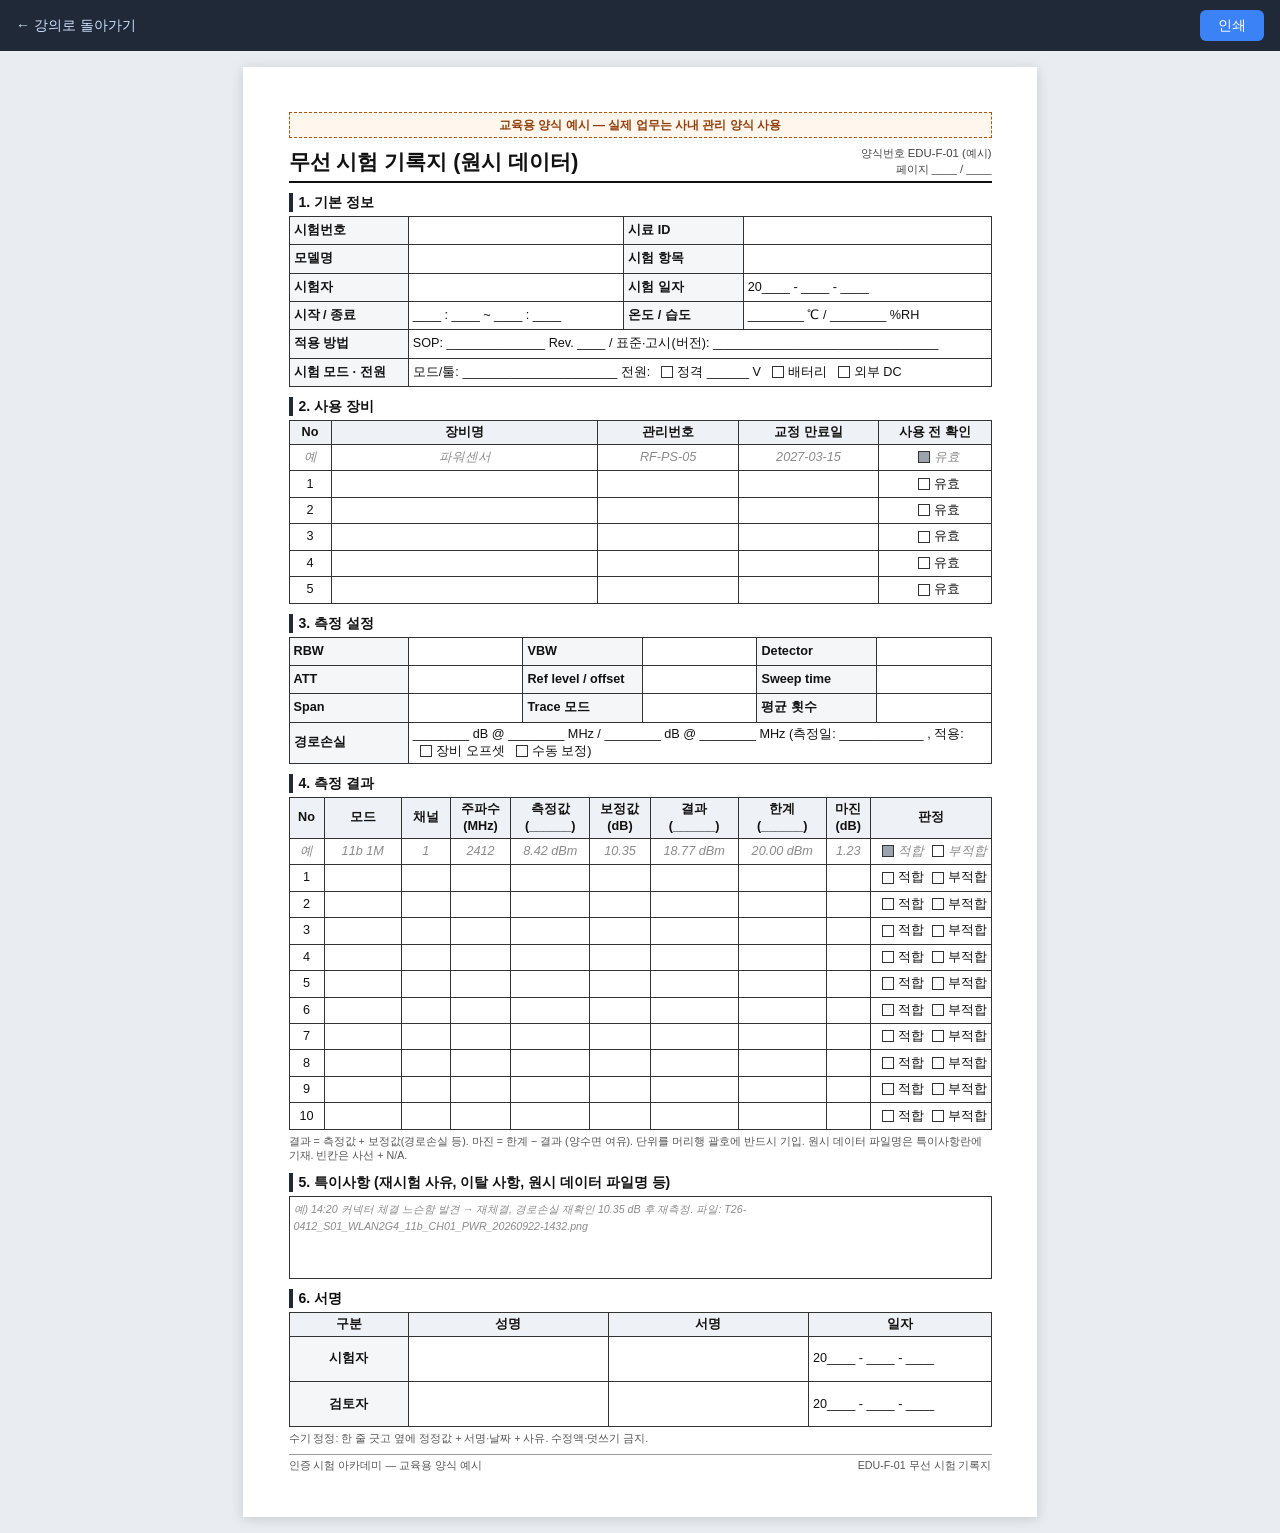
<file: forms/test-record-sheet.html>
<!DOCTYPE html>
<html lang="ko">
<head>
<meta charset="UTF-8">
<meta name="viewport" content="width=device-width, initial-scale=1">
<title>무선 시험 기록지 (교육용 양식)</title>
<style>
  @page { size: A4; margin: 12mm 12mm 14mm; }
  * { box-sizing: border-box; }
  html, body { margin: 0; padding: 0; }
  body { font-family: "Noto Sans KR", "Malgun Gothic", sans-serif; font-size: 9.5pt; color: #111; background: #e9ecf1; line-height: 1.35; -webkit-print-color-adjust: exact; print-color-adjust: exact; }
  .toolbar { position: sticky; top: 0; z-index: 5; display: flex; justify-content: space-between; align-items: center; gap: 12px; padding: 10px 16px; background: #1f2937; color: #fff; }
  .toolbar a { color: #cfe0ff; text-decoration: none; font-size: 14px; }
  .toolbar a:hover { text-decoration: underline; }
  .toolbar button { font: inherit; font-size: 14px; padding: 6px 18px; border: 0; border-radius: 6px; background: #3b82f6; color: #fff; cursor: pointer; }
  .sheet { width: 210mm; min-height: 297mm; margin: 16px auto; padding: 12mm; background: #fff; box-shadow: 0 2px 12px rgba(0,0,0,.15); }
  .edu-note { border: 1.5px dashed #b45309; background: #fff7ed; color: #92400e; text-align: center; font-weight: 700; padding: 4px 8px; margin-bottom: 8px; font-size: 9pt; }
  .head { display: flex; justify-content: space-between; align-items: flex-end; border-bottom: 2px solid #111; padding-bottom: 4px; margin-bottom: 8px; }
  h1 { font-size: 16pt; margin: 0; }
  .form-id { font-size: 8.5pt; color: #444; text-align: right; }
  h2 { font-size: 10.5pt; margin: 10px 0 4px; padding-left: 6px; border-left: 4px solid #1f2937; }
  table { width: 100%; border-collapse: collapse; margin-bottom: 4px; }
  th, td { border: 1px solid #333; padding: 3px 4px; vertical-align: middle; }
  th { background: #eef1f5; font-weight: 700; text-align: center; }
  td.lbl { background: #f5f6f8; font-weight: 700; width: 17%; white-space: nowrap; }
  .grid td { height: 7.5mm; }
  .rows td { height: 7mm; text-align: center; }
  tr.sample td { color: #8a8a8a; font-style: italic; }
  .cb { display: inline-block; width: 3.2mm; height: 3.2mm; border: 1px solid #333; vertical-align: -0.6mm; margin: 0 1mm 0 2mm; background: #fff; }
  .cb.on { background: #9ca3af; }
  td.nw { white-space: nowrap; }
  .memo { border: 1px solid #333; min-height: 22mm; padding: 4px; }
  .small { font-size: 8pt; color: #555; }
  .sign td { height: 12mm; }
  .foot { margin-top: 8px; display: flex; justify-content: space-between; font-size: 8pt; color: #555; border-top: 1px solid #999; padding-top: 3px; }
  tr { page-break-inside: avoid; }
  @media print {
    body { background: #fff; }
    .no-print { display: none !important; }
    .sheet { width: auto; min-height: 0; margin: 0; padding: 0; box-shadow: none; }
  }
  @media screen and (max-width: 820px) { .sheet { width: auto; margin: 8px; padding: 10px; overflow-x: auto; } }
</style>
</head>
<body>
<div class="toolbar no-print">
  <a href="../index.html#/forms">← 강의로 돌아가기</a>
  <button type="button" onclick="window.print()">인쇄</button>
</div>

<div class="sheet">
  <div class="edu-note">교육용 양식 예시 — 실제 업무는 사내 관리 양식 사용</div>
  <div class="head">
    <h1>무선 시험 기록지 (원시 데이터)</h1>
    <div class="form-id">양식번호 EDU-F-01 (예시)<br>페이지 ____ / ____</div>
  </div>

  <h2>1. 기본 정보</h2>
  <table class="grid">
    <tr><td class="lbl">시험번호</td><td></td><td class="lbl">시료 ID</td><td></td></tr>
    <tr><td class="lbl">모델명</td><td></td><td class="lbl">시험 항목</td><td></td></tr>
    <tr><td class="lbl">시험자</td><td></td><td class="lbl">시험 일자</td><td>20____ - ____ - ____</td></tr>
    <tr><td class="lbl">시작 / 종료</td><td>____ : ____  ~  ____ : ____</td><td class="lbl">온도 / 습도</td><td>________ ℃  /  ________ %RH</td></tr>
    <tr><td class="lbl">적용 방법</td><td colspan="3">SOP: ______________  Rev. ____   /  표준·고시(버전): ________________________________</td></tr>
    <tr><td class="lbl">시험 모드 · 전원</td><td colspan="3">모드/툴: ______________________   전원: <span class="cb"></span>정격 ______ V  <span class="cb"></span>배터리  <span class="cb"></span>외부 DC</td></tr>
  </table>

  <h2>2. 사용 장비</h2>
  <table class="rows">
    <thead><tr><th style="width:6%">No</th><th>장비명</th><th style="width:20%">관리번호</th><th style="width:20%">교정 만료일</th><th style="width:16%">사용 전 확인</th></tr></thead>
    <tbody>
      <tr class="sample"><td>예</td><td>파워센서</td><td>RF-PS-05</td><td>2027-03-15</td><td><span class="cb on"></span>유효</td></tr>
      <tr><td>1</td><td></td><td></td><td></td><td><span class="cb"></span>유효</td></tr>
      <tr><td>2</td><td></td><td></td><td></td><td><span class="cb"></span>유효</td></tr>
      <tr><td>3</td><td></td><td></td><td></td><td><span class="cb"></span>유효</td></tr>
      <tr><td>4</td><td></td><td></td><td></td><td><span class="cb"></span>유효</td></tr>
      <tr><td>5</td><td></td><td></td><td></td><td><span class="cb"></span>유효</td></tr>
    </tbody>
  </table>

  <h2>3. 측정 설정</h2>
  <table class="grid">
    <tr><td class="lbl">RBW</td><td></td><td class="lbl">VBW</td><td></td><td class="lbl">Detector</td><td></td></tr>
    <tr><td class="lbl">ATT</td><td></td><td class="lbl">Ref level / offset</td><td></td><td class="lbl">Sweep time</td><td></td></tr>
    <tr><td class="lbl">Span</td><td></td><td class="lbl">Trace 모드</td><td></td><td class="lbl">평균 횟수</td><td></td></tr>
    <tr><td class="lbl">경로손실</td><td colspan="5">________ dB @ ________ MHz  /  ________ dB @ ________ MHz   (측정일: ____________ , 적용: <span class="cb"></span>장비 오프셋 <span class="cb"></span>수동 보정)</td></tr>
  </table>

  <h2>4. 측정 결과</h2>
  <table class="rows">
    <thead>
      <tr><th style="width:5%">No</th><th style="width:11%">모드</th><th style="width:7%">채널</th><th>주파수<br>(MHz)</th><th>측정값<br>(______)</th><th>보정값<br>(dB)</th><th>결과<br>(______)</th><th>한계<br>(______)</th><th>마진<br>(dB)</th><th style="width:15%">판정</th></tr>
    </thead>
    <tbody>
      <tr class="sample"><td>예</td><td>11b 1M</td><td>1</td><td>2412</td><td>8.42 dBm</td><td>10.35</td><td>18.77 dBm</td><td>20.00 dBm</td><td>1.23</td><td class="nw"><span class="cb on"></span>적합<span class="cb"></span>부적합</td></tr>
      <tr><td>1</td><td></td><td></td><td></td><td></td><td></td><td></td><td></td><td></td><td class="nw"><span class="cb"></span>적합<span class="cb"></span>부적합</td></tr>
      <tr><td>2</td><td></td><td></td><td></td><td></td><td></td><td></td><td></td><td></td><td class="nw"><span class="cb"></span>적합<span class="cb"></span>부적합</td></tr>
      <tr><td>3</td><td></td><td></td><td></td><td></td><td></td><td></td><td></td><td></td><td class="nw"><span class="cb"></span>적합<span class="cb"></span>부적합</td></tr>
      <tr><td>4</td><td></td><td></td><td></td><td></td><td></td><td></td><td></td><td></td><td class="nw"><span class="cb"></span>적합<span class="cb"></span>부적합</td></tr>
      <tr><td>5</td><td></td><td></td><td></td><td></td><td></td><td></td><td></td><td></td><td class="nw"><span class="cb"></span>적합<span class="cb"></span>부적합</td></tr>
      <tr><td>6</td><td></td><td></td><td></td><td></td><td></td><td></td><td></td><td></td><td class="nw"><span class="cb"></span>적합<span class="cb"></span>부적합</td></tr>
      <tr><td>7</td><td></td><td></td><td></td><td></td><td></td><td></td><td></td><td></td><td class="nw"><span class="cb"></span>적합<span class="cb"></span>부적합</td></tr>
      <tr><td>8</td><td></td><td></td><td></td><td></td><td></td><td></td><td></td><td></td><td class="nw"><span class="cb"></span>적합<span class="cb"></span>부적합</td></tr>
      <tr><td>9</td><td></td><td></td><td></td><td></td><td></td><td></td><td></td><td></td><td class="nw"><span class="cb"></span>적합<span class="cb"></span>부적합</td></tr>
      <tr><td>10</td><td></td><td></td><td></td><td></td><td></td><td></td><td></td><td></td><td class="nw"><span class="cb"></span>적합<span class="cb"></span>부적합</td></tr>
    </tbody>
  </table>
  <div class="small">결과 = 측정값 + 보정값(경로손실 등). 마진 = 한계 − 결과 (양수면 여유). 단위를 머리행 괄호에 반드시 기입. 원시 데이터 파일명은 특이사항란에 기재. 빈칸은 사선 + N/A.</div>

  <h2>5. 특이사항 (재시험 사유, 이탈 사항, 원시 데이터 파일명 등)</h2>
  <div class="memo"><span class="small" style="font-style:italic;color:#8a8a8a">예) 14:20 커넥터 체결 느슨함 발견 → 재체결, 경로손실 재확인 10.35 dB 후 재측정. 파일: T26-0412_S01_WLAN2G4_11b_CH01_PWR_20260922-1432.png</span></div>

  <h2>6. 서명</h2>
  <table class="sign">
    <tr><th style="width:14%">구분</th><th>성명</th><th>서명</th><th style="width:26%">일자</th></tr>
    <tr><td class="lbl" style="text-align:center">시험자</td><td></td><td></td><td>20____ - ____ - ____</td></tr>
    <tr><td class="lbl" style="text-align:center">검토자</td><td></td><td></td><td>20____ - ____ - ____</td></tr>
  </table>
  <div class="small">수기 정정: 한 줄 긋고 옆에 정정값 + 서명·날짜 + 사유. 수정액·덧쓰기 금지.</div>

  <div class="foot"><span>인증 시험 아카데미 — 교육용 양식 예시</span><span>EDU-F-01 무선 시험 기록지</span></div>
</div>
</body>
</html>
</file>
<file: assets/css/style.css>
/* =========================================================
   인증 시험 아카데미 — 스타일
   ========================================================= */
:root {
  --bg: #f6f7f9;
  --surface: #ffffff;
  --surface-2: #f0f2f5;
  --border: #e1e4ea;
  --text: #1b1f27;
  --text-2: #4a5263;
  --text-3: #7a8294;
  --accent: #1f5fd1;
  --accent-soft: #e7eefc;
  --accent-text: #1a4fae;
  --ok: #1d8a55;
  --ok-soft: #e4f4ec;
  --warn: #b86e00;
  --warn-soft: #fdf1dc;
  --danger: #c23b3b;
  --danger-soft: #fbe6e6;
  --easy: #7a4fd1;
  --easy-soft: #f0eafc;
  --code-bg: #f3f4f7;
  --shadow: 0 1px 2px rgba(20, 30, 50, .06), 0 2px 8px rgba(20, 30, 50, .04);
  --radius: 10px;
  --sidebar-w: 300px;
  --topbar-h: 58px;
  --font: "Noto Sans KR", "Pretendard", "Malgun Gothic", "Apple SD Gothic Neo", system-ui, sans-serif;
  --mono: "JetBrains Mono", Consolas, "D2Coding", monospace;

  /* 다이어그램(SVG)용 색 */
  --dg-line: #2d3548;
  --dg-fill: #ffffff;
  --dg-fill-2: #eef2f8;
  --dg-accent: #1f5fd1;
  --dg-accent-2: #d9731a;
  --dg-ok: #1d8a55;
  --dg-muted: #8a93a6;
  color-scheme: light;
}

@media (prefers-color-scheme: dark) {
  :root:not([data-theme="light"]) {
    --bg: #12151b; --surface: #1a1e26; --surface-2: #222733; --border: #2e3442;
    --text: #e6e9ef; --text-2: #b4bbc9; --text-3: #8791a3;
    --accent: #6e9bf0; --accent-soft: #1f2a42; --accent-text: #9dbbf5;
    --ok: #4cc28a; --ok-soft: #173327; --warn: #e6a53c; --warn-soft: #3a2c14;
    --danger: #ec7070; --danger-soft: #3d1e1e; --easy: #b193f0; --easy-soft: #2b2340;
    --code-bg: #232835; --shadow: 0 1px 2px rgba(0,0,0,.3);
    --dg-line: #c9d0dd; --dg-fill: #1f2430; --dg-fill-2: #283043; --dg-accent: #6e9bf0;
    --dg-accent-2: #f0a45c; --dg-ok: #4cc28a; --dg-muted: #7d8699;
    color-scheme: dark;
  }
}
:root[data-theme="dark"] {
  --bg: #12151b; --surface: #1a1e26; --surface-2: #222733; --border: #2e3442;
  --text: #e6e9ef; --text-2: #b4bbc9; --text-3: #8791a3;
  --accent: #6e9bf0; --accent-soft: #1f2a42; --accent-text: #9dbbf5;
  --ok: #4cc28a; --ok-soft: #173327; --warn: #e6a53c; --warn-soft: #3a2c14;
  --danger: #ec7070; --danger-soft: #3d1e1e; --easy: #b193f0; --easy-soft: #2b2340;
  --code-bg: #232835; --shadow: 0 1px 2px rgba(0,0,0,.3);
  --dg-line: #c9d0dd; --dg-fill: #1f2430; --dg-fill-2: #283043; --dg-accent: #6e9bf0;
  --dg-accent-2: #f0a45c; --dg-ok: #4cc28a; --dg-muted: #7d8699;
  color-scheme: dark;
}

* { box-sizing: border-box; }
html { scroll-padding-top: calc(var(--topbar-h) + 16px); }
body {
  margin: 0; background: var(--bg); color: var(--text);
  font-family: var(--font); font-size: 16px; line-height: 1.75;
  -webkit-font-smoothing: antialiased; word-break: keep-all; overflow-wrap: anywhere;
}
a { color: var(--accent); text-decoration: none; }
a:hover { text-decoration: underline; }
img, svg { max-width: 100%; }
button { font-family: inherit; }

/* ---------- 상단바 ---------- */
.topbar {
  position: sticky; top: 0; z-index: 30; height: var(--topbar-h);
  display: flex; align-items: center; gap: 14px; padding: 0 16px;
  background: var(--surface); border-bottom: 1px solid var(--border);
}
.brand { display: flex; align-items: center; gap: 10px; font-weight: 700; color: var(--text); white-space: nowrap; }
.brand:hover { text-decoration: none; }
.search {
  flex: 1; max-width: 520px; margin-left: auto; display: flex; align-items: center; gap: 8px;
  background: var(--surface-2); border: 1px solid var(--border); border-radius: 8px; padding: 0 10px; color: var(--text-3);
}
.search input { flex: 1; border: 0; background: transparent; color: var(--text); font: inherit; font-size: 14px; padding: 8px 0; outline: none; min-width: 0; }
.search:focus-within { border-color: var(--accent); }
.topbar-actions { display: flex; align-items: center; gap: 8px; }
.icon-btn {
  display: inline-flex; align-items: center; justify-content: center; width: 38px; height: 38px;
  border: 1px solid transparent; border-radius: 8px; background: transparent; color: var(--text-2); cursor: pointer;
}
.icon-btn:hover { background: var(--surface-2); }
.menu-toggle { display: none; }
.progress-pill {
  font-size: 13px; font-weight: 600; color: var(--accent-text); background: var(--accent-soft);
  padding: 3px 10px; border-radius: 999px; font-variant-numeric: tabular-nums;
}

/* ---------- 레이아웃 ---------- */
.layout { display: flex; min-height: calc(100vh - var(--topbar-h)); }
.sidebar {
  position: sticky; top: var(--topbar-h); align-self: flex-start;
  width: var(--sidebar-w); flex: 0 0 var(--sidebar-w); height: calc(100vh - var(--topbar-h));
  overflow-y: auto; background: var(--surface); border-right: 1px solid var(--border); padding: 14px 10px 40px;
  font-size: 14px;
}
.content { flex: 1; min-width: 0; padding: 32px 40px 80px; outline: none; }
.page { max-width: 880px; margin: 0 auto; }
.page.wide { max-width: 1120px; }
.scrim { display: none; }

/* ---------- 사이드바 ---------- */
.nav-link, .nav-mod > summary {
  display: flex; align-items: center; gap: 8px; padding: 6px 10px; border-radius: 7px; color: var(--text-2); cursor: pointer;
}
.nav-link:hover, .nav-mod > summary:hover { background: var(--surface-2); text-decoration: none; }
.nav-link.active { background: var(--accent-soft); color: var(--accent-text); font-weight: 600; }
.nav-section { margin: 16px 10px 6px; font-size: 12px; font-weight: 700; color: var(--text-3); letter-spacing: .04em; }
.nav-mod { margin: 2px 0; }
.nav-mod > summary { list-style: none; font-weight: 600; color: var(--text); }
.nav-mod > summary::-webkit-details-marker { display: none; }
.nav-mod > summary .chev { margin-left: auto; transition: transform .15s; color: var(--text-3); }
.nav-mod[open] > summary .chev { transform: rotate(90deg); }
.nav-mod .mod-no { font-family: var(--mono); font-size: 12px; color: var(--text-3); width: 20px; }
.nav-mod .mod-count { font-size: 11px; color: var(--text-3); font-weight: 500; }
.nav-lessons { margin: 2px 0 8px 18px; padding-left: 10px; border-left: 1px solid var(--border); }
.nav-lessons .nav-link { padding: 5px 10px; font-size: 13.5px; }
.check {
  flex: 0 0 16px; width: 16px; height: 16px; border-radius: 50%; border: 1.5px solid var(--border);
  display: inline-flex; align-items: center; justify-content: center;
}
.check.done { background: var(--ok); border-color: var(--ok); }
.check.done::after { content: ""; width: 7px; height: 4px; border: 2px solid #fff; border-top: 0; border-right: 0; transform: rotate(-45deg) translate(1px, -1px); }

/* ---------- 공통 타이포 ---------- */
.page h1 { font-size: 30px; line-height: 1.35; margin: 6px 0 10px; letter-spacing: -.01em; }
.page h2 { font-size: 22px; line-height: 1.4; margin: 44px 0 12px; padding-top: 8px; letter-spacing: -.01em; }
.page h3 { font-size: 18px; margin: 30px 0 8px; }
.page h4 { font-size: 16px; margin: 22px 0 6px; }
.page p { margin: 10px 0; }
.page ul, .page ol { padding-left: 1.4em; margin: 10px 0; }
.page li { margin: 4px 0; }
.page hr { border: 0; border-top: 1px solid var(--border); margin: 36px 0; }
.page code { font-family: var(--mono); font-size: .88em; background: var(--code-bg); padding: 1px 6px; border-radius: 5px; }
.page pre { font-family: var(--mono); font-size: 13.5px; background: var(--code-bg); padding: 14px 16px; border-radius: 8px; overflow-x: auto; line-height: 1.6; }
.page pre code { background: none; padding: 0; }
.page kbd { font-family: var(--mono); font-size: .85em; border: 1px solid var(--border); border-bottom-width: 2px; border-radius: 4px; padding: 0 5px; background: var(--surface); }
.muted { color: var(--text-3); }
.lead { font-size: 18px; color: var(--text-2); }
.breadcrumb { font-size: 13px; color: var(--text-3); display: flex; flex-wrap: wrap; gap: 6px; }
.breadcrumb a { color: var(--text-3); }

.meta { display: flex; flex-wrap: wrap; gap: 8px; margin: 10px 0 20px; }
.tag {
  display: inline-flex; align-items: center; gap: 4px; font-size: 12.5px; font-weight: 500;
  padding: 2px 10px; border-radius: 999px; background: var(--surface-2); color: var(--text-2); border: 1px solid var(--border);
}
.tag.lv-기초 { background: var(--ok-soft); color: var(--ok); border-color: transparent; }
.tag.lv-중급 { background: var(--accent-soft); color: var(--accent-text); border-color: transparent; }
.tag.lv-실무 { background: var(--warn-soft); color: var(--warn); border-color: transparent; }

/* ---------- 콘텐츠 컴포넌트 ---------- */
.objectives {
  background: var(--surface); border: 1px solid var(--border); border-radius: var(--radius); padding: 16px 20px; margin: 16px 0 24px;
}
.objectives h2 { font-size: 15px; margin: 0 0 6px; padding: 0; color: var(--text-2); }
.objectives ul { margin: 0; }

.callout {
  border: 1px solid var(--border); border-left: 4px solid var(--accent); background: var(--surface);
  border-radius: 8px; padding: 12px 16px; margin: 18px 0;
}
.callout > :first-child { margin-top: 0; }
.callout > :last-child { margin-bottom: 0; }
.callout .callout-title, .callout > strong:first-child { display: block; font-weight: 700; margin-bottom: 4px; }
.callout.tip  { border-left-color: var(--ok);     background: var(--ok-soft); }
.callout.warn { border-left-color: var(--warn);   background: var(--warn-soft); }
.callout.danger { border-left-color: var(--danger); background: var(--danger-soft); }
.callout.note { border-left-color: var(--accent); background: var(--accent-soft); }
.callout.easy { border-left-color: var(--easy);   background: var(--easy-soft); }
.callout.easy .callout-title::before { content: "💡 "; }
.callout.tip  .callout-title::before { content: "✅ "; }
.callout.warn .callout-title::before { content: "⚠️ "; }
.callout.danger .callout-title::before { content: "⛔ "; }
.callout.note .callout-title::before { content: "📌 "; }

.table-wrap { overflow-x: auto; margin: 16px 0; border: 1px solid var(--border); border-radius: 8px; background: var(--surface); }
table.data { border-collapse: collapse; width: 100%; font-size: 14px; line-height: 1.6; }
table.data th, table.data td { padding: 9px 12px; border-bottom: 1px solid var(--border); text-align: left; vertical-align: top; }
table.data th { background: var(--surface-2); font-weight: 600; white-space: nowrap; }
table.data tr:last-child td { border-bottom: 0; }
table.data td.num, table.data th.num { text-align: right; font-variant-numeric: tabular-nums; }

figure.diagram { margin: 22px 0; background: var(--surface); border: 1px solid var(--border); border-radius: var(--radius); padding: 16px; }
figure.diagram img, figure.diagram svg { display: block; margin: 0 auto; width: 100%; height: auto; }
figure.diagram figcaption { font-size: 13.5px; color: var(--text-3); margin-top: 10px; text-align: center; }
/* 외부 SVG 파일은 <img>로 넣으면 테마 변수를 못 쓰므로 밝은 배경 유지 */
figure.diagram.img-light { background: #fff; }
:root[data-theme="dark"] figure.diagram.img-light figcaption { color: #666; }

.formula {
  font-family: var(--mono); background: var(--code-bg); border-radius: 8px; padding: 12px 16px; margin: 14px 0;
  text-align: center; font-size: 15px; overflow-x: auto;
}

.card-grid { display: grid; grid-template-columns: repeat(auto-fill, minmax(240px, 1fr)); gap: 14px; margin: 18px 0; }
.card {
  background: var(--surface); border: 1px solid var(--border); border-radius: var(--radius); padding: 16px 18px; box-shadow: var(--shadow);
}
.card h3, .card h4 { margin: 0 0 6px; font-size: 16px; }
.card p { margin: 4px 0; font-size: 14.5px; color: var(--text-2); }
a.card { display: block; color: inherit; }
a.card:hover { text-decoration: none; border-color: var(--accent); }

/* 장비 카드 */
.equip {
  display: grid; grid-template-columns: 220px 1fr; gap: 18px; align-items: start;
  background: var(--surface); border: 1px solid var(--border); border-radius: var(--radius); padding: 18px; margin: 18px 0;
}
.equip .equip-fig { background: #fff; border: 1px solid var(--border); border-radius: 8px; padding: 8px; }
.equip .equip-fig img { display: block; width: 100%; height: auto; }
.equip h3 { margin: 0 0 4px; font-size: 18px; }
.equip .equip-en { font-size: 13px; color: var(--text-3); margin-bottom: 8px; }
.equip dl { margin: 8px 0 0; display: grid; grid-template-columns: 88px 1fr; gap: 4px 12px; font-size: 14.5px; }
.equip dt { font-weight: 600; color: var(--text-2); }
.equip dd { margin: 0; }

/* 단계 */
ol.steps { list-style: none; padding: 0; counter-reset: step; margin: 18px 0; }
ol.steps > li {
  position: relative; counter-increment: step; padding: 2px 0 14px 48px; margin: 0;
  border-left: 2px solid var(--border); margin-left: 15px; padding-left: 30px;
}
ol.steps > li:last-child { border-left-color: transparent; }
ol.steps > li::before {
  content: counter(step); position: absolute; left: -16px; top: 0; width: 30px; height: 30px; border-radius: 50%;
  background: var(--accent); color: #fff; font-weight: 700; font-size: 14px; display: flex; align-items: center; justify-content: center;
}
ol.steps > li > strong:first-child { display: block; }

details.faq, details.more {
  background: var(--surface); border: 1px solid var(--border); border-radius: 8px; padding: 10px 16px; margin: 10px 0;
}
details.faq > summary, details.more > summary { cursor: pointer; font-weight: 600; }
details.faq[open] > summary, details.more[open] > summary { margin-bottom: 6px; }

.kbox { display: grid; grid-template-columns: repeat(auto-fit, minmax(150px, 1fr)); gap: 10px; margin: 16px 0; }
.kbox > div { background: var(--surface); border: 1px solid var(--border); border-radius: 8px; padding: 12px 14px; }
.kbox .k { font-size: 12.5px; color: var(--text-3); }
.kbox .v { font-size: 20px; font-weight: 700; font-variant-numeric: tabular-nums; }

/* 기록 예시(좋은/나쁜) */
.compare { display: grid; grid-template-columns: 1fr 1fr; gap: 14px; margin: 16px 0; }
.compare > div { border: 1px solid var(--border); border-radius: 8px; padding: 12px 16px; background: var(--surface); }
.compare .bad { border-top: 4px solid var(--danger); }
.compare .good { border-top: 4px solid var(--ok); }
.compare h4 { margin: 0 0 6px; }

/* ---------- 홈 ---------- */
.hero {
  background: linear-gradient(135deg, var(--accent-soft), var(--surface) 70%); border: 1px solid var(--border);
  border-radius: 14px; padding: 32px 32px 28px; margin-bottom: 26px; position: relative; overflow: hidden;
}
.hero h1 { font-size: 32px; margin: 0 0 8px; }
.hero p { margin: 0; color: var(--text-2); max-width: 620px; }
.hero .hero-actions { margin-top: 18px; display: flex; gap: 10px; flex-wrap: wrap; }
.hero-wave { position: absolute; right: -20px; bottom: -10px; width: 360px; opacity: .5; pointer-events: none; }
.btn {
  display: inline-flex; align-items: center; gap: 6px; padding: 9px 16px; border-radius: 8px; font-weight: 600; font-size: 14.5px;
  border: 1px solid var(--border); background: var(--surface); color: var(--text); cursor: pointer; line-height: 1.4;
}
.btn:hover { text-decoration: none; border-color: var(--accent); }
.btn.primary { background: var(--accent); color: #fff; border-color: var(--accent); }
.btn.primary:hover { filter: brightness(1.08); }
.btn.ok { background: var(--ok); color: #fff; border-color: var(--ok); }
.btn:disabled { opacity: .5; cursor: not-allowed; }

.mod-grid { display: grid; grid-template-columns: repeat(auto-fill, minmax(260px, 1fr)); gap: 14px; }
.mod-card { display: flex; flex-direction: column; gap: 6px; }
.mod-card .mod-top { display: flex; align-items: center; gap: 10px; }
.mod-card .mod-ico {
  width: 38px; height: 38px; border-radius: 9px; background: var(--accent-soft); color: var(--accent-text);
  display: flex; align-items: center; justify-content: center; flex: 0 0 38px;
}
.mod-card .mod-no { font-family: var(--mono); font-size: 12px; color: var(--text-3); }
.mod-card h3 { margin: 0; font-size: 16.5px; }
.mod-card .bar { height: 5px; border-radius: 3px; background: var(--surface-2); overflow: hidden; margin-top: auto; }
.mod-card .bar > span { display: block; height: 100%; background: var(--ok); }
.mod-card .mod-foot { font-size: 12.5px; color: var(--text-3); display: flex; justify-content: space-between; }

/* 모듈 페이지 강의 목록 */
.lesson-list { list-style: none; padding: 0; margin: 16px 0; }
.lesson-list li { margin: 0 0 10px; }
.lesson-list a {
  display: flex; gap: 14px; align-items: flex-start; padding: 14px 16px; border: 1px solid var(--border); border-radius: var(--radius);
  background: var(--surface); color: inherit;
}
.lesson-list a:hover { border-color: var(--accent); text-decoration: none; }
.lesson-list .idx { font-family: var(--mono); color: var(--text-3); font-size: 13px; padding-top: 2px; min-width: 26px; }
.lesson-list .t { font-weight: 600; }
.lesson-list .s { font-size: 14px; color: var(--text-2); }
.lesson-list .check { margin-top: 5px; margin-left: auto; }

/* ---------- 강의 하단 ---------- */
.quiz { margin-top: 40px; background: var(--surface); border: 1px solid var(--border); border-radius: var(--radius); padding: 20px 22px; }
.quiz h2 { margin: 0 0 4px; padding: 0; font-size: 20px; }
.quiz .q { margin: 20px 0 0; padding-top: 16px; border-top: 1px dashed var(--border); }
.quiz .q:first-of-type { border-top: 0; }
.quiz .q-title { font-weight: 600; margin-bottom: 8px; }
.quiz .opts { display: grid; gap: 6px; }
.quiz label.opt {
  display: flex; gap: 10px; align-items: flex-start; padding: 8px 12px; border: 1px solid var(--border); border-radius: 8px; cursor: pointer;
  font-size: 15px; line-height: 1.55;
}
.quiz label.opt:hover { background: var(--surface-2); }
.quiz label.opt input { margin-top: 5px; accent-color: var(--accent); }
.quiz label.opt.correct { border-color: var(--ok); background: var(--ok-soft); }
.quiz label.opt.wrong { border-color: var(--danger); background: var(--danger-soft); }
.quiz .explain { display: none; margin-top: 8px; font-size: 14.5px; color: var(--text-2); padding: 8px 12px; background: var(--surface-2); border-radius: 6px; }
.quiz.graded .explain { display: block; }
.quiz .quiz-actions { margin-top: 18px; display: flex; gap: 10px; align-items: center; flex-wrap: wrap; }
.quiz .score { font-weight: 700; }

.refs { margin-top: 28px; }
.refs ul { list-style: none; padding: 0; }
.refs li { padding: 8px 0; border-bottom: 1px solid var(--border); font-size: 14.5px; }
.refs li .note { color: var(--text-3); font-size: 13.5px; display: block; }
.ext::after { content: " ↗"; font-size: .85em; }

.lesson-foot { display: flex; justify-content: space-between; gap: 12px; margin-top: 40px; flex-wrap: wrap; }
.lesson-foot a.navbtn {
  flex: 1; min-width: 220px; border: 1px solid var(--border); border-radius: var(--radius); padding: 12px 16px; background: var(--surface); color: inherit;
}
.lesson-foot a.navbtn:hover { border-color: var(--accent); text-decoration: none; }
.lesson-foot .dir { font-size: 12.5px; color: var(--text-3); }
.lesson-foot .next { text-align: right; }
.complete-bar {
  display: flex; align-items: center; justify-content: space-between; gap: 12px; flex-wrap: wrap;
  margin-top: 32px; padding: 14px 18px; border-radius: var(--radius); background: var(--surface-2); border: 1px solid var(--border);
}

/* TOC (강의 내 목차) */
.toc { font-size: 14px; background: var(--surface); border: 1px solid var(--border); border-radius: 8px; padding: 12px 16px; margin: 0 0 22px; }
.toc strong { font-size: 13px; color: var(--text-3); }
.toc ol { margin: 4px 0 0; padding-left: 1.3em; columns: 2; column-gap: 28px; }
.toc li { margin: 2px 0; break-inside: avoid; }

/* 검색 */
.search-result { padding: 14px 0; border-bottom: 1px solid var(--border); }
.search-result .t { font-weight: 600; font-size: 16.5px; }
.search-result .p { font-size: 13px; color: var(--text-3); }
.search-result .x { font-size: 14.5px; color: var(--text-2); }
mark { background: #ffe58a; color: inherit; border-radius: 2px; padding: 0 1px; }
:root[data-theme="dark"] mark { background: #6b5a14; }

/* 용어집 */
.gloss-filter { display: flex; gap: 8px; flex-wrap: wrap; margin: 12px 0 18px; }
.chip { font-size: 13px; padding: 4px 12px; border-radius: 999px; border: 1px solid var(--border); background: var(--surface); color: var(--text-2); cursor: pointer; }
.chip.on { background: var(--accent); border-color: var(--accent); color: #fff; }
.gloss-item { padding: 14px 0; border-bottom: 1px solid var(--border); }
.gloss-item .term { font-weight: 700; font-size: 16.5px; }
.gloss-item .en { color: var(--text-3); font-size: 13.5px; margin-left: 6px; }
.gloss-item .cat { font-size: 11.5px; margin-left: 8px; }
.gloss-item p { margin: 4px 0 0; font-size: 15px; color: var(--text-2); }
.gloss-input { width: 100%; padding: 10px 14px; border: 1px solid var(--border); border-radius: 8px; font: inherit; background: var(--surface); color: var(--text); }

/* 도구(계산기) */
.tool { background: var(--surface); border: 1px solid var(--border); border-radius: var(--radius); padding: 18px 20px; margin: 18px 0; }
.tool h2 { margin: 0 0 4px; padding: 0; font-size: 18px; }
.tool .row { display: flex; flex-wrap: wrap; gap: 12px; margin: 12px 0; align-items: flex-end; }
.tool label { display: flex; flex-direction: column; font-size: 13px; color: var(--text-2); gap: 4px; }
.tool input, .tool select {
  font: inherit; font-size: 15px; padding: 7px 10px; border: 1px solid var(--border); border-radius: 7px;
  background: var(--surface); color: var(--text); width: 160px; font-family: var(--mono);
}
.tool select { font-family: var(--font); }
.tool .out { display: grid; grid-template-columns: repeat(auto-fit, minmax(160px, 1fr)); gap: 10px; margin-top: 10px; }
.tool .out > div { background: var(--surface-2); border-radius: 8px; padding: 10px 12px; }
.tool .out .k { font-size: 12.5px; color: var(--text-3); }
.tool .out .v { font-family: var(--mono); font-size: 17px; font-weight: 600; font-variant-numeric: tabular-nums; }
.tool .hint { font-size: 13.5px; color: var(--text-3); margin-top: 8px; }

/* 자료실 */
.res-group { margin: 26px 0; }
.res-group h2 { margin-top: 0; }
.res-list { display: grid; grid-template-columns: repeat(auto-fill, minmax(300px, 1fr)); gap: 10px; }
.res-list a { display: block; border: 1px solid var(--border); border-radius: 8px; padding: 10px 14px; background: var(--surface); color: inherit; }
.res-list a:hover { border-color: var(--accent); text-decoration: none; }
.res-list .t { font-weight: 600; color: var(--accent-text); }
.res-list .d { font-size: 13.5px; color: var(--text-2); }
.res-list .u { font-size: 12px; color: var(--text-3); font-family: var(--mono); overflow: hidden; text-overflow: ellipsis; white-space: nowrap; }

/* ---------- 반응형 ---------- */
@media (max-width: 960px) {
  .menu-toggle { display: inline-flex; }
  .sidebar {
    position: fixed; left: 0; top: var(--topbar-h); z-index: 40; transform: translateX(-100%); transition: transform .2s;
    box-shadow: 4px 0 20px rgba(0,0,0,.15);
  }
  body.nav-open .sidebar { transform: none; }
  body.nav-open .scrim { display: block; position: fixed; inset: var(--topbar-h) 0 0 0; background: rgba(0,0,0,.3); z-index: 35; }
  .content { padding: 22px 16px 60px; }
  .equip { grid-template-columns: 1fr; }
  .equip .equip-fig { max-width: 320px; }
}
@media (max-width: 640px) {
  .brand span { display: none; }
  .progress-pill { display: none; }
  .page h1 { font-size: 25px; }
  .hero { padding: 22px 18px; }
  .hero h1 { font-size: 25px; }
  .hero-wave { display: none; }
  .compare { grid-template-columns: 1fr; }
  .toc ol { columns: 1; }
  .equip dl { grid-template-columns: 1fr; }
  .equip dt { margin-top: 6px; }
}

/* ---------- 인쇄 ---------- */
@media print {
  .topbar, .sidebar, .lesson-foot, .complete-bar, .quiz-actions, .scrim { display: none !important; }
  .content { padding: 0; }
  body { background: #fff; color: #000; font-size: 12pt; }
  .callout, .card, .equip, figure.diagram, .quiz { break-inside: avoid; box-shadow: none; }
}
</file>
